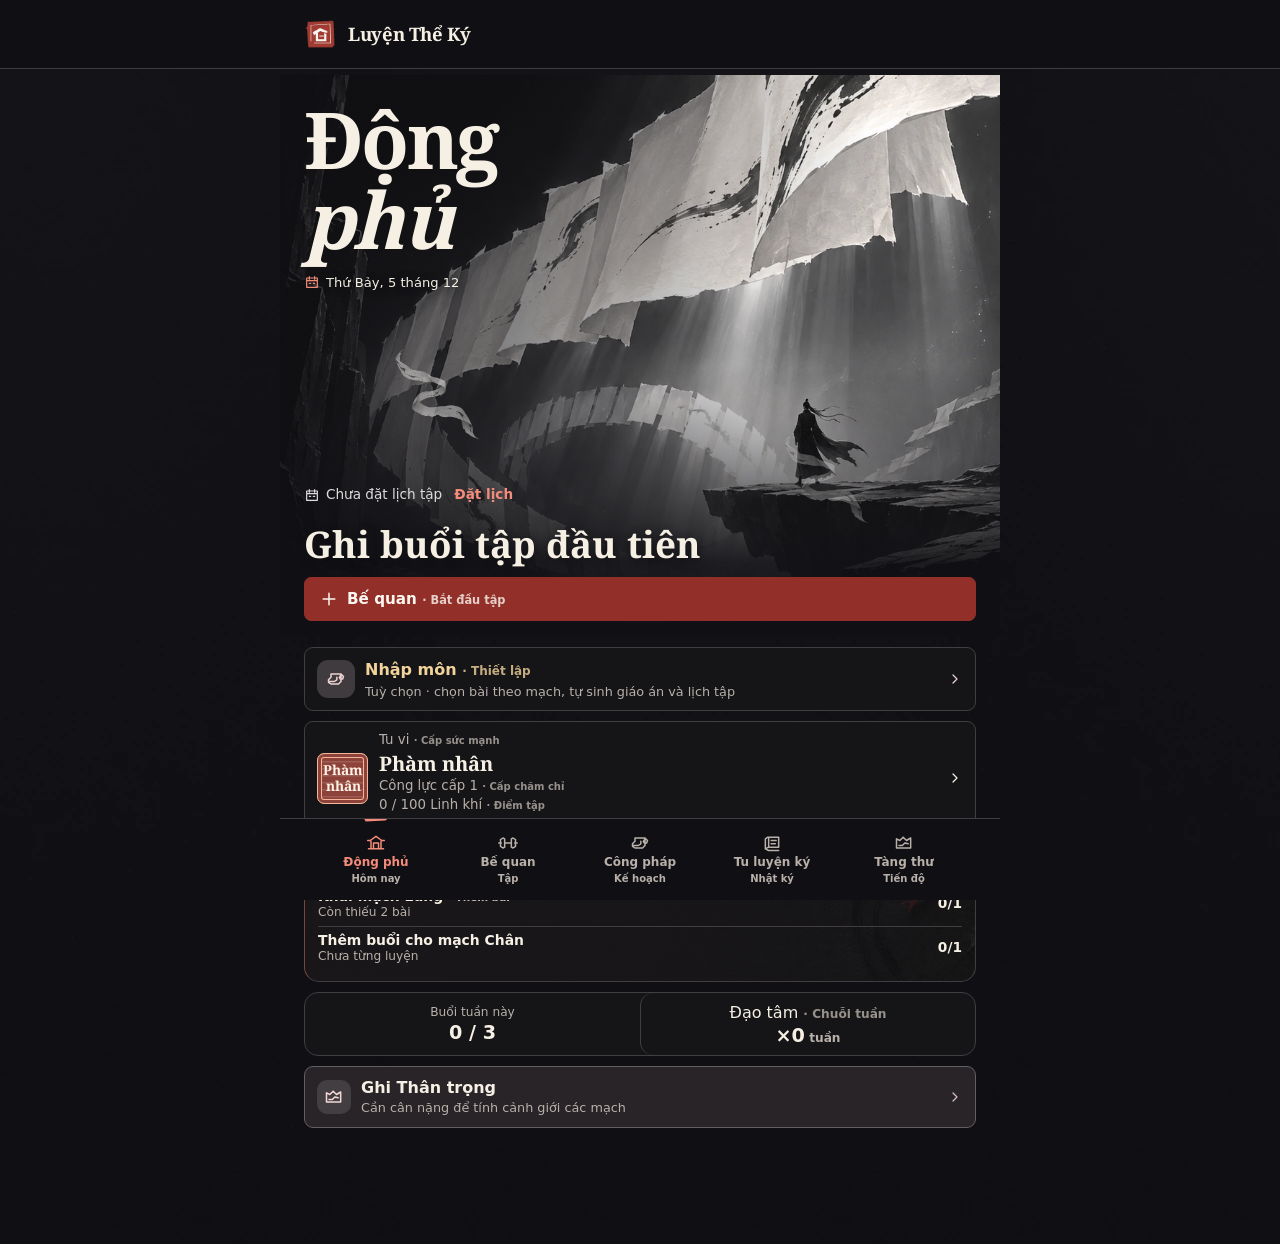
<file: index.html>
<!doctype html>
<html lang="vi">
<head>
  <meta charset="utf-8">
  <meta name="viewport" content="width=device-width, initial-scale=1, viewport-fit=cover">
  <meta name="theme-color" content="#101014">
  <meta name="apple-mobile-web-app-capable" content="yes">
  <meta name="mobile-web-app-capable" content="yes">
  <meta name="apple-mobile-web-app-status-bar-style" content="black-translucent">
  <meta name="apple-mobile-web-app-title" content="Luyện Thể">
  <title>Luyện Thể Ký</title>
  <link rel="manifest" href="manifest.webmanifest">
  <link rel="icon" href="icons/icon.svg" type="image/svg+xml">
  <link rel="apple-touch-icon" href="icons/icon-192.png">
  <link rel="stylesheet" href="css/app.css">
  <link rel="stylesheet" href="css/ink.css">
</head>
<body>
  <svg class="icon-library" xmlns="http://www.w3.org/2000/svg" aria-hidden="true">
    <symbol id="i-home" viewBox="0 0 24 24"><path d="M2 9h3l7-5 7 5h3M3 19h18M6 10v9m12-9v9m-9 0v-7h6v7"/></symbol>
    <symbol id="i-dumbbell" viewBox="0 0 24 24"><path d="M1 12h3m4 0h8m4 0h3M3 8l3-2 2 1v10l-2 1-3-2zm13-1 2-1 3 2v8l-3 2-2-1z"/></symbol>
    <symbol id="i-date" viewBox="0 0 24 24"><path d="M4 6h16v14H4zm0 4h16M8 4v4m8-4v4M8 14h2m4 0h2"/></symbol>
    <symbol id="i-calendar" viewBox="0 0 24 24"><path d="M4 19V7l3-2h13v12H8l-4 2 4 2h12M8 5v12m3-8h6m-6 4h5"/></symbol>
    <symbol id="i-trend" viewBox="0 0 24 24"><path d="M3 18V7l4 2 4-4 4 4 5-3v12H3m3-3h4l3-3 4 1"/></symbol>
    <symbol id="i-settings" viewBox="0 0 24 24"><path d="M4 7h4m4 0h8M4 17h8m4 0h4"/><circle cx="10" cy="7" r="2"/><circle cx="14" cy="17" r="2"/></symbol>
    <symbol id="i-layers" viewBox="0 0 24 24"><path d="M6 6h12l3 3-1 3h-3l-1-2 2-3v8l-3 3H6l-3-2v-3l3-3V6Zm-3 9h7l3-2v-3"/></symbol>
    <symbol id="i-plus" viewBox="0 0 24 24"><path d="M12 5v14M5 12h14"/></symbol>
    <symbol id="i-play" viewBox="0 0 24 24"><path d="m8 5 12 7-12 7z"/></symbol>
    <symbol id="i-backup" viewBox="0 0 24 24"><path d="M12 3v11m-4-4 4 4 4-4M4 15v4a2 2 0 0 0 2 2h12a2 2 0 0 0 2-2v-4"/></symbol>
    <symbol id="i-chevron" viewBox="0 0 24 24"><path d="m9 6 6 6-6 6"/></symbol>
    <symbol id="i-undo" viewBox="0 0 24 24"><path d="M3 5v6h6m-6 0 3-3a8 8 0 1 1 2 12"/></symbol>
    <symbol id="i-medal" viewBox="0 0 24 24"><circle cx="12" cy="15" r="6"/><path d="m6 3 3 7m9-7-3 7m-9-7h12m-8 12 1.4 1.4L14 14"/></symbol>
  </svg>
  <header class="site-header">
    <div class="site-bar">
      <a class="brand" href="#/"><span class="brand-mark" aria-hidden="true"></span>Luyện Thể Ký</a>
    </div>
  </header>
  <main id="main"></main>
  <template id="loading-home">
    <div class="loading-view" role="status">
      <span class="loading-label">Đang tải Động phủ</span>
      <div class="loading-line" aria-hidden="true"></div>
      <div class="loading-block" aria-hidden="true"></div>
      <div class="loading-grid" aria-hidden="true"><div class="loading-block"></div><div class="loading-block"></div></div>
    </div>
  </template>
  <template id="loading-tang-thu">
    <div class="loading-view" role="status">
      <span class="loading-label">Đang tải Tàng thư</span>
      <div class="loading-line" aria-hidden="true"></div>
      <div class="loading-grid loading-tabs" aria-hidden="true">
        <div class="loading-block"></div><div class="loading-block"></div><div class="loading-block"></div><div class="loading-block"></div>
      </div>
      <div class="loading-block loading-hero" aria-hidden="true"></div>
    </div>
  </template>
  <nav class="site-nav" aria-label="Điều hướng chính"></nav>
  <script type="module" src="js/app.js"></script>
</body>
</html>
</file>
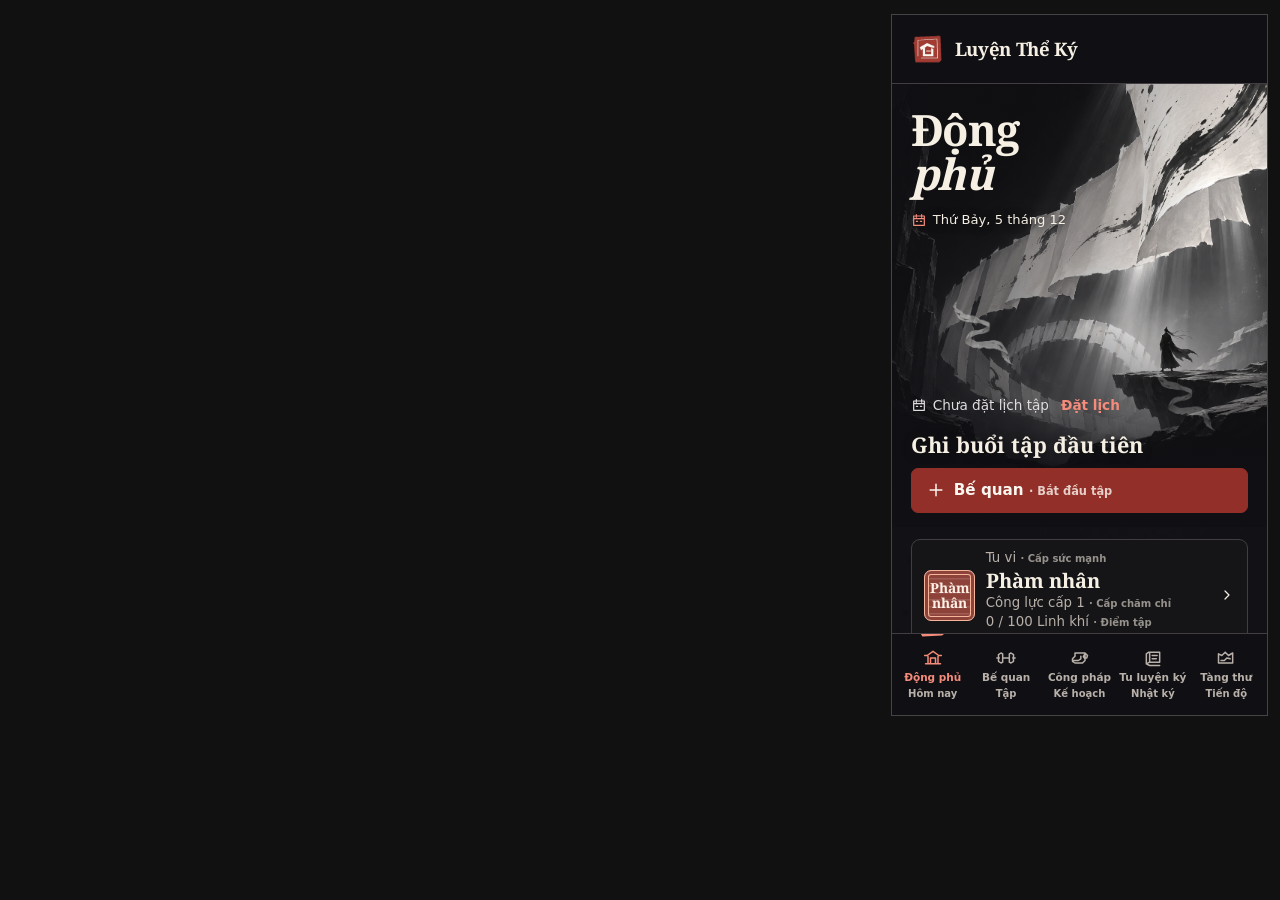
<file: smoke.html>
<!doctype html>
<!-- Smoke test: mở http://localhost:8080/smoke.html, đọc dòng cuối "SMOKE: PASS/FAIL".
     Chạy app trong iframe với DB riêng (gym-smoke), không đụng dữ liệu thật. Không cần chụp màn hình. -->
<html lang="vi"><head><meta charset="utf-8"><title>Smoke</title>
<style>body{font:14px monospace;background:#111;color:#ddd;margin:12px}iframe{width:375px;height:700px;border:1px solid #444;float:right}.f{color:#f66}.p{color:#6f6}</style>
</head><body>
<iframe id="f"></iframe><pre id="out"></pre>
<script type="module">
const DB = 'gym-smoke', out = document.getElementById('out'), frame = document.getElementById('f');
const lines = []; let fail = 0;
const log = (ok, msg) => { if (!ok) fail++; lines.push(`${ok ? 'PASS' : 'FAIL'} ${msg}`); out.textContent = lines.join('\n'); };
const wait = (ms) => new Promise((r) => setTimeout(r, ms));
const until = async (fn, ms = 3000) => { for (let t = 0; t < ms; t += 50) { const v = fn(); if (v) return v; await wait(50); } return null; };

await new Promise((r) => { const q = indexedDB.deleteDatabase(DB); q.onsuccess = q.onerror = q.onblocked = r; });
localStorage.removeItem('gym.restEnd'); localStorage.removeItem('gym.restStart');
const seenBak = localStorage.getItem('gym.medalSeen'); localStorage.removeItem('gym.medalSeen');
const setBak = localStorage.getItem('gym.settings'); localStorage.removeItem('gym.settings');
sessionStorage.removeItem('gym.daoDraft'); // bản nháp Nhập môn dở (iframe dùng chung sessionStorage với tab)
frame.src = `index.html?db=${DB}#/`;
await new Promise((r) => (frame.onload = r));
const w = frame.contentWindow, $ = (s) => w.document.querySelector(s), $$ = (s) => [...w.document.querySelectorAll(s)];
w.confirm = () => true; w.prompt = () => 'Smoke A';
const errors = []; w.addEventListener('error', (e) => errors.push(e.message)); w.addEventListener('unhandledrejection', (e) => errors.push(String(e.reason)));
const go = async (hash) => { w.location.hash = hash; await wait(300); };
const input = (el, v) => { el.value = v; el.dispatchEvent(new w.Event('input', { bubbles: true })); };
const fillSets = (vals) => $$('.set:not(.head)').forEach((r, i) => { const [a, b] = r.querySelectorAll('input'); input(a, vals[i] ?? vals.at(-1)); input(b, 8); });
const check = async (i) => { $$('.set:not(.head) .check')[i].click(); await wait(150); };
const step = async (name, fn) => { try { const r = await fn(); log(r !== false, name); } catch (e) { log(false, `${name} — ${e.message}`); } };

try {
  await step('Lần đầu mở app: ở Động phủ, thẻ "Ghi buổi tập đầu tiên" + mời Nhập môn; "Để sau" ẩn lời mời', async () => {
    const first = await until(() => $('[data-first-run]') && $('.dao-invite[href="#/nhap-mon"]'));
    if (!first) throw new Error(`không có thẻ lần đầu (${w.location.hash})`);
    const stay = w.location.hash === '#/' || w.location.hash === '';
    await go('#/nhap-mon/6'); // nhảy cóc khi chưa khai thân thể → về bước 2
    const back2 = !!(await until(() => $('[data-dao-step="2"]')));
    // "Để sau" chỉ có ở bước 6; giả lập bằng cờ như nút làm, rồi mở lại Động phủ.
    const s = JSON.parse(w.localStorage.getItem('gym.settings') || '{}'); w.localStorage.setItem('gym.settings', JSON.stringify({ ...s, daoSkip: Date.now() }));
    await go('#/'); await until(() => $('[data-first-run]'));
    return stay && back2 && w.location.hash === '#/' && !$('.dao-invite');
  });
  await step('Bế quan khi chưa có buổi: không bật về, chỉ hiện buổi trống, bấm thì vào buổi', async () => {
    await go('#/workout');
    const page = await until(() => $('.workout-start [data-act=empty]'));
    const only = !!page && w.location.hash === '#/workout' && $$('.workout-start button').length === 1;
    page.click();
    const opened = !!(await until(() => $('[data-act=addEx]')));
    $('[data-act=discard]').click(); await until(() => w.location.hash === '#/' && $('[data-schedule-today]'));
    return only && opened;
  });
  await step('Trang Hôm nay hiện nút bắt đầu', async () => !!(await until(() => $('[data-act=empty]'))));
  await step('Bắt đầu buổi tập trống', async () => { $('[data-act=empty]').click(); return !!(await until(() => w.location.hash === '#/workout' && $('[data-act=addEx]'))); });
  await step('Động phủ: tiếp tục buổi dở từ thẻ lịch hôm nay', async () => {
    await go('#/'); const resume = await until(() => $('[data-schedule-today] a[href="#/workout"]'));
    if (!resume || $('[data-act=empty]')) return false;
    resume.click(); return !!(await until(() => w.location.hash === '#/workout' && $('[data-act=addEx]')));
  });
  await step('Chọn bài tập từ picker', async () => {
    $('[data-act=addEx]').click(); const s = await until(() => $('.modal input'));
    input(s, 'bench'); (await until(() => $('.pick-list .item'))).click();
    return !!(await until(() => $$('.set:not(.head)').length >= 3));
  });
  await step('Ghi set + đồng hồ nghỉ chạy', async () => { fillSets([60, 65]); await check(0); await check(1); return $$('.set.done').length === 2 && !!$('.rest-bar.show'); });
  await step('Set thường vừa lưu: .is-set-sealed (gỡ sau ~480 ms) + âm setXong; tên buổi không lặp ngày', async () => {
    const sealed = !!$('.set.is-set-sealed'); await wait(500);
    const { played } = await w.eval(`import('./js/sfx.js')`);
    return sealed && !$('.set.is-set-sealed') && played.filter((n) => n === 'setXong').length === 2 && $('[data-f=name]').value === 'Buổi tập tự do';
  });
  await step('Vòng nghỉ: --rest-progress, ±15, mở lại app, cảnh báo ≤10s', async () => {
    const t = await w.eval("import('./js/timer.js')"), ls = w.localStorage, bar = $('.rest-bar');
    const P = () => Number(bar.style.getPropertyValue('--rest-progress')), warn = () => bar.dataset.warn ?? '-';
    t.start(60); const a = [P(), warn()];
    bar.querySelector('[data-d="15"]').click(); const b = [P(), warn()];
    const now = Date.now(); ls.setItem('gym.restStart', now - 52000); ls.setItem('gym.restEnd', now + 8000); t.resume(); // mở lại app, còn 8s / 60s
    const c = [Math.round(P()), warn()];
    ls.setItem('gym.restEnd', now + 30000); t.resume(); const d = warn();
    t.stop(); const e = [warn(), ls.getItem('gym.restStart')];
    const got = [...a, ...b, ...c, d, ...e, t.restProgress(0, 100, 25), t.restProgress(0, 100, 200), t.restProgress(5, 5, 0)].join(',');
    const want = [100, '-', 100, '-', 13, 'true', '-', '-', null, 75, 0, 0].join(',');
    if (got !== want) lines.push(`  ${got} ≠ ${want}`);
    return got === want;
  });
  await step('Kết thúc → trang chi tiết', async () => { $('[data-act=finish]').click(); return !!(await until(() => w.location.hash.startsWith('#/ky/'))); });
  await step('Tổng kết (O2): Thu hoạch có +Linh khí, mạch, Buổi sau; thiếu cân nặng → hỏi ngay tại đây (O1)', async () => {
    const rc = await until(() => $('[data-recap]'));
    const ok = !!rc && /\+\d+/.test($('[data-recap-linhkhi]')?.textContent || '') && !!$('[data-recap-meridian=chest]')
      && !!$('[data-recap] [data-hero-profile] [name=weight]') && !!$('[data-recap-next=meridian]');
    if (!ok) lines.push(`  ${rc?.textContent.replace(/\s+/g, ' ')}`);
    return ok;
  });
  await step('O7: Buổi đầu có nhãn làm mốc, không có Phẩm hay Liên kích', () => {
    const recap = $('[data-recap]');
    return recap?.querySelector('[data-recap-baseline]')?.textContent.trim() === 'Buổi đầu · làm mốc'
      && !recap.querySelector('[data-tier]') && !recap.textContent.includes('Liên kích');
  });
  await step('Lưu thành giáo án', async () => { (await until(() => $('[data-act=tpl]'))).click(); await wait(200); await go('#/templates'); return w.document.body.innerText.includes('Smoke A'); });
  await step('Tập lại từ giáo án, hiện số liệu lần trước', async () => {
    await go('#/cong-phap'); (await until(() => $('button[data-id]'))).click();
    await until(() => $$('.set:not(.head)').length);
    return $$('.set:not(.head) .prev')[0]?.textContent.includes('60');
  });
  await step('Hiện mục tiêu quá tải từ lần trước', () => !!$('.target')?.textContent.includes('65kg × 9'));
  await step('Ghi RPE cho set (lưu vào DB)', async () => {
    const sel = $$('.set:not(.head) select.rpe')[0]; sel.value = '7'; sel.dispatchEvent(new w.Event('input', { bubbles: true })); await wait(150);
    const { activeWorkout } = await w.eval("import('./js/db.js')"); // import trong iframe → đúng DB smoke
    return (await activeWorkout())?.entries[0].sets[0].rpe === 7;
  });
  await step('Luật gợi ý theo RPE', async () => {
    const { target } = await import('./js/overload.js');
    const S = (rpe) => [{ w: 60, r: 8, done: true, rpe }];
    const got = [target(S()), target(S(6)), target(S(7)), target(S(8)), target(S(9)), target(S(10))].map((t) => t.match(/[\d.,]+kg × \d+/g).join('|')).join(';');
    const want = '60kg × 9|62,5kg × 8;65kg × 8;62,5kg × 8;60kg × 9|62,5kg × 8;60kg × 9;60kg × 8';
    if (got !== want) lines.push(`  ${got} ≠ ${want}`);
    return got === want;
  });
  await step('Phát hiện PR', async () => { fillSets([60, 75]); await check(0); await check(1); return $$('.set:not(.head) .check')[1].textContent.includes('PR'); });
  await step('Ăn mừng: hàng set PR có .celebrate[data-celebrate=gold]', () => !!$('.set.celebrate[data-celebrate=gold]'));
  await step('Toast cổ vũ khi vượt', () => $$('.toast').some((t) => t.textContent.includes('PR mới')));
  await step('Kết thúc buổi 2', async () => { $('[data-act=finish]').click(); return !!(await until(() => w.location.hash.startsWith('#/ky/'))); });
  await step('Tổng kết: huy chương vàng + 1/1 bài vượt', async () => !!(await until(() => $('.tier[data-tier=gold]'))) && $('.overload')?.textContent.includes('1/1'));
  await step('O7: Buổi có bài để so hiện Phẩm, bỏ nhãn làm mốc và Liên kích', () => {
    const recap = $('[data-recap]');
    return !!recap?.querySelector('.recap-pham[data-tier=gold]')
      && !recap.querySelector('[data-recap-baseline]') && !recap.textContent.includes('Liên kích');
  });
  await step('Âm: phẩm mới phamKim (không kèm setXong), Xuất quan khi lưu buổi, Điều tức hết giờ hetGio', async () => {
    const S = await w.eval(`import('./js/sfx.js')`), p = S.played.join(',');
    const pham = /phamKim,xuatQuan$/.test(p.replace(/,(dotPha|loiKiep|thoiThe|xacChung|nhiemVu)/g, ''));
    const T = await w.eval(`import('./js/timer.js')`); T.start(1); await wait(1600);
    const end = S.played.at(-1) === 'hetGio';
    if (!pham || !end) lines.push(`  ${S.played.join(',')}`);
    return pham && end && S.played.filter((n) => n === 'xuatQuan').length === 2;
  });
  await step('Bế quan chưa có buổi: giáo án thật + lặp lại buổi gần nhất; Động phủ hết thẻ lần đầu', async () => {
    await go('#/'); await until(() => $('[data-schedule-today]'));
    const noFirst = !$('[data-first-run]');
    await go('#/workout');
    const tpl = await until(() => $$('.workout-start .start-templates button[data-id]').find((b) => b.getAttribute('aria-label').includes('Smoke A')));
    const again = $('.workout-start [data-act=again]');
    if (!tpl || !again) throw new Error(`thiếu giáo án ${!!tpl} / lặp lại ${!!again}`);
    again.click();
    const ok = await until(() => $$('section.entry').length === 1 && $$('.set:not(.head)').length >= 1);
    $('[data-act=discard]').click(); await until(() => w.location.hash !== '#/workout' || $('.workout-start'));
    return noFirst && !!ok;
  });
  await step('Luật so sánh quá tải', async () => {
    const { compare } = await import('./js/overload.js');
    const S = (...a) => a.map(([w, r]) => ({ w, r, done: true }));
    const t = (c, p, rec = 999) => compare(S(...c), S(...p), rec)?.tier ?? null;
    const cases = [
      [t([[65, 6]], [[60, 8]]), 'silver'], [t([[65, 3]], [[60, 8]]), null], [t([[60, 9]], [[60, 8]]), 'silver'],
      [t([[60, 8], [60, 8]], [[60, 8]]), 'bronze'], [t([[60, 8]], [[60, 8]]), null], [t([[60, 9]], [[60, 8]], 70), 'gold'],
      [t([[62.5, 8]], [[60, 8]], 76), 'silver'], [t([[65, 8]], [[60, 8]], 76), 'gold'],
    ];
    const bad = cases.map(([a, b], i) => (a === b ? '' : `#${i}:${a}≠${b}`)).filter(Boolean);
    if (bad.length) lines.push('  ' + bad.join(' '));
    return !bad.length;
  });
  for (const r of ['#/', '#/cong-phap', '#/ky', '#/ky/tuan', '#/ky/cong-duc', '#/tang-thu', '#/tang-thu/that-mach', '#/tang-thu/cai-dat']) {
    await step(`Render ${r}`, async () => { await go(r); return w.location.hash === r && !$('.error') && $('#main').innerText.trim().length > 20; });
  }
  await step('Route cũ chuyển sang route mới (5 mục Luyện Thể Ký)', async () => {
    const wid = (await (await w.eval("import('./js/db.js')")).all('workouts')).find((x) => x.end)?.id;
    const pairs = [['#/hero', '#/tang-thu/that-mach', '.cultivation-meridian'], ['#/history', '#/ky', 'a.card[href^="#/ky/"]'], [`#/history/${wid}`, `#/ky/${wid}`, 'section[data-muscle]'],
      ['#/report', '#/ky/tuan', '.report-stats'], ['#/report/-1', '#/ky/tuan/-1', '.report-stats, .empty, h1'], ['#/progress', '#/tang-thu', '.tabs'],
      ['#/progress/overview', '#/tang-thu/overview', '.year-grid'], ['#/progress/medal', '#/ky/cong-duc', '.medals'],
      ['#/templates', '#/cong-phap', '[href="#/cong-phap/new"]'], ['#/templates/new', '#/cong-phap/new', 'input'], ['#/settings', '#/tang-thu/cai-dat', '[data-k=gloss]']];
    const bad = [];
    for (const [from, to, sel] of pairs) {
      await go(from);
      if (!(await until(() => w.location.hash === to && $(sel))) || $('.error')) bad.push(`${from}→${w.location.hash}`);
    }
    await go('#/ky/tuan'); await go('#/settings'); await until(() => w.location.hash === '#/tang-thu/cai-dat');
    w.history.back(); await wait(300); if (w.location.hash !== '#/ky/tuan') bad.push(`Back sau chuyển hướng → ${w.location.hash}`); // replace, không thêm mục lịch sử
    await go('#/ky/tuan'); if (!$('nav a.on')) bad.push('nav không tô mục đang mở');
    if (bad.length) lines.push('  ' + bad.join(' '));
    return !bad.length;
  });
  await step('lore.js: 5 mục NAV, phẩm thay huy chương, term/hint/gloss, từ điển đủ chú', async () => {
    const L = await import('./js/lore.js'), { TIER_LABEL } = await import('./js/overload.js');
    const got = [L.NAV.map((n) => n.route).join(' '), TIER_LABEL.gold, TIER_LABEL.bronze, L.term('streak', 4), L.term('weeks', 6), L.term('rest'),
      L.term('ledger'), !!L.gloss('milestone'), L.gloss('x'), L.NAV.map((n) => n.hint).join('/'), L.hint('start'), L.hint('x'),
      L.GLOSSARY.length >= 30 && L.GLOSSARY.every((g) => g.term && g.hint && g.gloss), new Set(L.GLOSSARY.map((g) => g.term)).size === L.GLOSSARY.length].join(',');
    const want = ['#/ #/workout #/cong-phap #/ky #/tang-thu', 'Thượng phẩm', 'Hạ phẩm', 'Liên kích ×4', 'Đạo tâm 6 tuần', 'Điều tức', 'Công đức bạ', true, '', 'Hôm nay/Tập/Kế hoạch/Nhật ký/Tiến độ', 'Bắt đầu tập', '', true, true].join(',');
    if (got !== want) lines.push(`  ${got} ≠ ${want}`);
    return got === want;
  });
  await step('Tàng thư › Tổng quan: thẻ Sức mạnh có ~1RM + sparkline', async () => {
    await go('#/tang-thu/overview'); const c = await until(() => $('.lift-card[data-muscle=chest]'));
    return !!c && Number(c.querySelector('b').dataset.count) > 70 && !!c.querySelector('svg.spark path') && c.getAttribute('href').startsWith('#/tang-thu/ex/');
  });
  await step('Tổng quan: lưới năm tô ngày tập + cột khối lượng', async () => {
    await go('#/progress/overview');
    return !!(await until(() => $('.year-grid rect[data-muscle=chest]'))) && $('.year-total b')?.dataset.count === '1'
      && !!$('.chart.bars rect[data-muscle=chest]') && !!$('.legend-chip[data-muscle=chest]');
  });
  await step('Biểu đồ tiến độ có dữ liệu + nhãn điểm + đổi khoảng', async () => {
    await go('#/progress/ex'); if (!(await until(() => $('svg.chart path.line')))) return false;
    $('[data-range="0"]').click(); await wait(200);
    return $('[data-range="0"]').classList.contains('on') && !!$('svg.chart .pt') && !!$('.max-box b');
  });
  await step('Hàng bài tập có data-muscle', async () => { await go('#/history'); (await until(() => $('a.card[href^="#/ky/"]'))).click(); return !!(await until(() => $('section[data-muscle=chest]'))); });
  await step('Luật tổng quan: lưới năm, top lift, khối lượng tuần', async () => {
    const { yearGrid, topLifts, weeklyVolume } = await import('./js/insights.js');
    const D = 864e5, t0 = new Date(2026, 0, 5, 18).getTime(); // thứ Hai
    const ex = { b: { muscle: 'Ngực' }, s: { muscle: 'Chân' } };
    const S = (w, r, n = 1) => Array.from({ length: n }, () => ({ w, r, done: true }));
    const W = (id, day, ents) => ({ id, start: t0 + day * D, end: t0 + day * D + 1, entries: ents.map(([exerciseId, sets]) => ({ exerciseId, sets })) });
    const ws = [W('1', 0, [['b', S(60, 1)], ['s', S(100, 1, 3)]]), W('2', 2, [['b', S(70, 1)]]), W('3', 40, [['b', S(65, 1)], ['s', S(110, 1, 2)]])];
    const g = yearGrid(ws, ex, 2026, t0 + 41 * D), t = topLifts(ws, 3, t0 + 41 * D), v = weeklyVolume(ws, ex, 8, t0 + 41 * D);
    const got = [g.total, g.months[0][4].muscle, g.counts['Chân'], g.counts['Ngực'], t.lifts.map((l) => l.exerciseId).join(''), t.lifts[0].max, t.lifts[1].delta, t.total.max, t.total.delta,
      v.length, v[0].byMuscle['Ngực'] || 0, v.at(-1).total, new Date(v.at(-1).t).getDay()].join(',');
    const want = [3, 'Chân', 2, 3, 'bs', 70, 10, 180, 10, 8, 0, 285, 1].join(',');
    if (got !== want) lines.push(`  ${got} ≠ ${want}`);
    return got === want;
  });
  await step('Động phủ giữ mục tiêu tuần và Đạo tâm; Khí huyết chỉ ở Thất mạch', async () => {
    await go('#/'); const wk = await until(() => $('[data-session-goal=week]'));
    const streak = $('.sanctum-stats .streak-multiplier');
    const stats = $('.sanctum-stats');
    if (!stats?.textContent.includes('Đạo tâm') || stats.textContent.includes('Liên kích')
      || !streak?.textContent.trim().endsWith(' tuần')) return false;
    // Đọc data-count, không đọc chữ: số đang chạy hiệu ứng đếm từ 0.
    const got = [!$('[data-readiness-score]'), !!wk?.querySelector('[data-session-goal-count]')?.textContent.includes(' / '), $('[data-session-count]')?.dataset.count,
      $('.sanctum-stats .streak-multiplier [data-count]')?.dataset.count, !$('.lift-card, .cultivation-meridian, .cultivation-challenge')].join(',');
    if (got !== 'true,true,2,1,true') lines.push(`  ${got}`);
    await go('#/tang-thu/that-mach'); const score = await until(() => $('[data-readiness-score]'));
    return got === 'true,true,2,1,true' && !!score && /^\d+$/.test(score.textContent) && Number(score.textContent) <= 100
      && !!$('[data-readiness-chart] svg.spark');
  });
  await step('O7: Thất mạch hiện Linh khí theo into / need của cấp hiện tại', async () => {
    await go('#/tang-thu/that-mach');
    const meter = await until(() => $('.cultivation-panel progress[aria-label="Linh khí tới cấp tiếp theo"]'));
    const { loadProfile } = await w.eval("import('./js/views/hero.js')");
    const { fmtNum } = await w.eval("import('./js/util.js')");
    const { linhKhi } = await loadProfile(Date.now(), { detail: true });
    const label = meter?.previousElementSibling?.querySelector(':scope > span');
    const count = label?.querySelector('b[data-count]');
    return !!count && Number(count.dataset.count) === linhKhi.into
      && label.textContent.trim().split('/').length === 2
      && count.nextSibling?.textContent.trim() === `/ ${fmtNum(linhKhi.need)}`
      && label.textContent.includes('Linh khí')
      && meter.value === linhKhi.into && meter.max === linhKhi.need;
  });
  await step('O7: Công đức bạ giữ Đạo tâm, Từ điển bỏ Liên kích', async () => {
    await go('#/ky/cong-duc');
    const ledger = await until(() => $('.stats.streaks'));
    if (!ledger?.querySelector('.streak')?.textContent.includes('Đạo tâm')
      || ledger.textContent.includes('Liên kích') || ledger.querySelectorAll('.streak').length !== 1) return false;
    await go('#/tang-thu/library/tu-dien');
    const dictionary = await until(() => $('.glossary'));
    return !!dictionary?.querySelector('[data-term=weeks]') && !dictionary.querySelector('[data-term=streak]')
      && !dictionary.textContent.includes('Liên kích');
  });
  await step('Tông mực tối giữ xuyên trang và bật lớp ảnh động theo cài đặt chuyển động', async () => {
    const isDark = (el) => el && Math.max(...w.getComputedStyle(el).backgroundColor.match(/\d+/g).slice(0, 3).map(Number)) < 60;
    const wantsMotion = w.matchMedia('(prefers-reduced-motion: no-preference)').matches;
    await go('#/');
    const quests = await until(() => $('[data-quests]'));
    if (!isDark(quests) || !w.getComputedStyle(quests).backgroundImage.includes('nhiem-vu-tuan.webp')) {
      throw new Error('Bảng Nhiệm vụ tuần chưa dùng nền mực tối');
    }
    for (const [route, surface, cover, motion] of [
      ['#/cong-phap', 'cong-phap', 'cong-phap.webp', 'tro-muc-dong.webp'],
      ['#/ky', 'ky', 'tu-luyen-ky.webp', 'lat-giay-dong.webp'],
    ]) {
      await go(route);
      const heading = await until(() => $(`[data-ink-surface="${surface}"]`));
      if (!heading || !isDark(w.document.body) || !isDark($('.site-nav'))
        || !w.getComputedStyle(heading).backgroundImage.includes(cover)
        || w.getComputedStyle(heading, '::after').backgroundImage.includes(motion) !== wantsMotion) {
        throw new Error(`Sai nền hoặc lớp chuyển động tại ${route}`);
      }
    }
    return true;
  });
  await step('Tổng quan: thẻ Tổng ~1RM SBD dùng dữ liệu thật', async () => {
    await go('#/progress/overview'); const v = await until(() => $('[data-strength-total-value]'));
    const ok = Number(v?.dataset.count) > 70 && $('[data-strength-total]').textContent.includes('Bench') && !$('.sample-label');
    await go('#/history'); return ok;
  });
  await step('Lịch tập: đặt ở Công pháp → Hôm nay nhắc, bỏ → mời đặt lịch', async () => {
    await go('#/'); if (!(await until(() => $('[data-schedule-today][data-state=none] a[href="#/cong-phap"]')))) return false;
    const dow = String(new Date().getDay());
    await go('#/cong-phap'); const row = await until(() => $(`[data-schedule] [data-day="${dow}"]`));
    const sel = row.querySelector('[data-f=tpl]'), tpl = [...sel.options].find((o) => o.textContent === 'Smoke A');
    if (!tpl) return false;
    sel.value = tpl.value; sel.dispatchEvent(new w.Event('change', { bubbles: true })); await wait(100);
    const saved = JSON.parse(w.localStorage.getItem('gym.settings')).schedule[dow] === tpl.value && row.querySelector('[data-f=on]').checked;
    await go('#/'); const card = await until(() => $('[data-schedule-today][data-state=done]')); // smoke đã tập hôm nay
    const ok = saved && !!card?.textContent.includes('Đã tập hôm nay') && !!card.querySelector('[data-act=empty]');
    await go('#/cong-phap'); const on = (await until(() => $(`[data-schedule] [data-day="${dow}"] [data-f=on]`)));
    on.checked = false; on.dispatchEvent(new w.Event('change', { bubbles: true })); await wait(100);
    await go('#/'); return ok && !!(await until(() => $('[data-schedule-today][data-state=none]'))) && !$('.schedule-preview');
  });
  await step('Công pháp: sửa mục tiêu tuần; Cài đặt không còn lịch/mục tiêu', async () => {
    await go('#/tang-thu/cai-dat'); const gone = !!(await until(() => $('[data-k=gloss]'))) && !$('[data-schedule]') && !$('[data-k=weekGoal]');
    await go('#/cong-phap'); const g = await until(() => $('[data-goals] [data-k=weekGoal]'));
    input(g, '5'); g.dispatchEvent(new w.Event('change', { bubbles: true })); await wait(100);
    const s = JSON.parse(w.localStorage.getItem('gym.settings'));
    input(g, '3'); g.dispatchEvent(new w.Event('change', { bubbles: true })); await wait(100);
    return gone && s.weekGoal === 5 && JSON.parse(w.localStorage.getItem('gym.settings')).weekGoal === 3;
  });
  await step('Chú giải: mặc định hiện .gloss, tắt ở Cài đặt → ẩn, bật lại', async () => {
    await go('#/ky/cong-duc'); const shown = !!(await until(() => $('.gloss')));
    const el = w.document.body.appendChild(Object.assign(w.document.createElement('small'), { className: 'gloss' })); // phần tử thử, không bị gỡ khi đổi trang
    const vis = () => w.getComputedStyle(el).display !== 'none';
    const a = shown && vis();
    await go('#/tang-thu/cai-dat'); const box = await until(() => $('[data-k=gloss]'));
    box.checked = false; box.dispatchEvent(new w.Event('change', { bubbles: true })); await wait(100);
    const off = w.document.documentElement.hasAttribute('data-no-gloss') && JSON.parse(w.localStorage.getItem('gym.settings')).gloss === false;
    const b = vis();
    await go('#/ky/cong-duc'); const tier = await until(() => $('.stats.medals .tier'));
    const shortStays = $$('nav a small').length === 5 && $$('nav a small').every((n) => n.offsetHeight > 0)
      && tier?.querySelector('.term-hint')?.offsetHeight > 0 && w.getComputedStyle(tier.querySelector('.gloss')).display === 'none';
    await go('#/tang-thu/library'); (await until(() => $('a[href="#/tang-thu/library/tu-dien"]'))).click();
    const entry = await until(() => $('[data-term=start]'));
    const dict = !!entry?.querySelector('dd')?.offsetHeight && $$('[data-term]').length === (await import('./js/lore.js')).GLOSSARY.length;
    await go('#/tang-thu/cai-dat'); const restore = await until(() => $('[data-k=gloss]'));
    restore.checked = true; restore.dispatchEvent(new w.Event('change', { bubbles: true })); await wait(100);
    const c = vis(); el.remove();
    return a && off && !b && c && shortStays && dict && !w.document.documentElement.hasAttribute('data-no-gloss');
  });
  await step('Mẫu Bế quan: bốn cách bắt đầu, thiếu dữ liệu thì chỉ hiện buổi trống', async () => {
    const { workoutStartView } = await w.eval("import('./js/views/workout.js')");
    const view = w.document.createElement('div');
    const t = { id: 'sample', name: 'Thân trên', items: [{ exerciseId: 'x-bench-press-on' }] };
    view.innerHTML = workoutStartView({ scheduled: t, templates: [t], last: { name: 'Thân dưới', start: Date.now() } });
    const full = !!view.querySelector('[data-act=scheduled][data-id=sample]') && !!view.querySelector('.start-templates button[data-id=sample]')
      && !!view.querySelector('[data-act=again]') && !!view.querySelector('[data-act=empty]');
    view.innerHTML = workoutStartView();
    return full && view.querySelectorAll('button').length === 1 && !!view.querySelector('[data-act=empty]');
  });
  await step('Bế quan: đánh dấu set xong → set sau còn trống tự điền kg × rep', async () => {
    const { startWorkout } = await w.eval("import('./js/views/workout.js')");
    await startWorkout({ template: { id: 't-fill', name: 'Điền', items: [{ exerciseId: 'x-face-pull', sets: 3, reps: 0, rest: 60 }] } });
    await until(() => $$('.set:not(.head)').length === 3);
    const rows = () => $$('.set:not(.head)'), val = (i) => [...rows()[i].querySelectorAll('input')].slice(0, 2).map((x) => x.value).join('×');
    const blank = val(1);
    const [a, b] = rows()[0].querySelectorAll('input'); input(a, 22.5); input(b, 12);
    await check(0);
    const got = [blank, val(1), val(2)].join(',');
    $('[data-act=discard]').click(); await until(() => w.location.hash !== '#/workout');
    if (got !== '×,22.5×12,×') lines.push(`  ${got}`);
    return got === '×,22.5×12,×';
  });
  await step('Luật lịch tập tuần', async () => {
    const { weekPlan } = await import('./js/schedule.js');
    const D = 864e5, mon = new Date(2026, 0, 5, 18).getTime(); // thứ Hai
    const W = (day) => ({ start: mon + day * D, end: mon + day * D + 36e5, entries: [] });
    const sch = { 1: 'a', 3: '', 5: 'b' };
    const p1 = weekPlan(sch, [W(0)], mon + 2 * D - 3 * 36e5); // thứ Tư 15h, đã tập thứ Hai
    const p2 = weekPlan(sch, [W(0), W(2)], mon + 2 * D + 2 * 36e5); // thứ Tư, đã tập
    const p3 = weekPlan(sch, [], mon + 3 * D); // thứ Năm, chưa tập gì
    const got = [p1.state, p1.templateId, p1.days.join(' '), p2.state, p3.state, p3.templateId, p3.days.join(' '), weekPlan({}, [], mon).state, weekPlan({ 1: 'x' }, [], mon).state].join('|');
    const want = ['due', '', 'done rest today rest planned rest rest', 'done', 'rest', null, 'missed rest missed rest planned rest rest', 'none', 'due'].join('|');
    if (got !== want) lines.push(`  ${got} ≠ ${want}`);
    return got === want;
  });
  await step('Luật Tổng SBD, Sẵn sàng, đếm buổi', async () => {
    const { liftTotal, mainLifts, readinessAt, readiness, sessionCounts } = await import('./js/insights.js');
    const D = 864e5, H = 36e5, t0 = new Date(2026, 0, 5, 18).getTime(); // thứ Hai
    const W = (id, day, exerciseId, sets) => ({ id, start: t0 + day * D, end: t0 + day * D + H, entries: [{ exerciseId, sets }] });
    const S = (w, r, rpe) => ({ w, r, rpe, done: true });
    const ws = [W('1', 0, 'b', [S(60, 1)]), W('2', 2, 's', [S(100, 1)]), W('3', 40, 'b', [S(70, 1)])];
    const lt = liftTotal(ws, ['s', 'b'], t0 + 41 * D);
    const ml = mainLifts([{ id: 'x', name: 'Front Squat' }, { id: 'r', name: 'Romanian Deadlift' }, { id: 'd', name: 'Deadlift' }, { id: 'b', name: 'Bench Press (đòn)' }, { id: 's', name: 'Squat' }]);
    const one = [W('a', 0, 'b', [S(100, 5, 9)])];
    const got = [lt.max, lt.delta, lt.parts.b, lt.series.length, ml.join(''),
      readinessAt(one, t0), readinessAt(one, t0 + 11 * H), readinessAt(one, t0 + 30 * D), readiness(one, t0 + 3 * D).days.length,
      Object.values(sessionCounts(ws, t0 + 3 * D)).join('/'), Object.values(sessionCounts(ws, t0 + 41 * D)).join('/')].join(',');
    const want = [170, 10, 70, 3, 'sbd', null, 45, 100, 4, '2/2', '1/1'].join(',');
    if (got !== want) lines.push(`  ${got} ≠ ${want}`);
    return got === want;
  });
  await step('Công đức bạ: 1 Thượng phẩm, 1 lần vượt, Thạch bi 70 kg', async () => {
    await go('#/ky'); $('[data-tab=medal]').click();
    // Đọc data-count (chữ số chạy bằng requestAnimationFrame, dừng ở 0 khi khung bị ẩn).
    const g = await until(() => $('.medals .tier[data-tier=gold] b')?.dataset.count === '1');
    return !!g && !!(await until(() => $('.streaks .overload b')?.dataset.count === '1')) && !$('[data-new]') && !!$('.milestone')?.textContent.includes('70 kg')
      && !!$('.medal-row[href^="#/ky/"]');
  });
  await step('Huy chương mới (sau lần xem trước) có data-new', async () => {
    w.localStorage.setItem('gym.medalSeen', '1'); await go('#/'); await go('#/progress/medal');
    return !!(await until(() => $('.medal-row[data-new]'))) && !!$('.medals .tier[data-tier=gold][data-new]');
  });
  await step('Luật tu luyện: cảnh giới, Tu vi, Căn cơ, Bình cảnh, Linh khí', async () => {
    const H = await import('./js/hero.js');
    const D = 864e5, t0 = new Date(2026, 0, 5, 18).getTime(); // thứ Hai
    const X = (id, name, muscle) => ({ id, name, muscle });
    const exercises = [X('sq', 'Squat', 'Chân'), X('bp', 'Bench Press (đòn)', 'Ngực'), X('pu', 'Pull-up', 'Lưng'), X('dc', 'Dumbbell Curl', 'Tay trước'), X('pl', 'Plank', 'Bụng'), X('lr', 'Lateral Raise', 'Vai'),
      X('fs', 'Front Squat', 'Chân'), X('dr', 'Dumbbell Row', 'Lưng'), X('hc', 'Hammer Curl', 'Tay trước')];
    const S = (w, r) => ({ w, r, done: true }), E = (exerciseId, ...sets) => ({ exerciseId, sets });
    const W = (id, day, ...entries) => ({ id, start: t0 + day * D, end: t0 + day * D + 36e5, entries });
    const workouts = [W('1', 0, E('sq', S(100, 5)), E('bp', S(60, 1)), E('pl', S(0, 60), S(0, 60), S(0, 60)), E('lr', S(10, 12), S(10, 12))),
      W('2', 2, E('pu', S(10, 5)), E('dc', S(20, 10))), W('3', 30, E('sq', S(90, 5))), { id: 'x', start: t0 + 31 * D, end: null, entries: [E('sq', S(300, 1))] }];
    const body = [{ date: t0 - D, weight: 70 }, { date: t0 + 20 * D, weight: 80 }];
    const r = H.hero({ workouts, exercises, body, sex: 'm', schedule: { 1: '' }, weekGoal: 2, now: t0 + 100 * D });
    const m = Object.fromEntries(r.meridians.map((x) => [x.key, x]));
    const ex = H.rank(H.progress(1.62, H.thresholds('squat')));
    const none = H.hero({ workouts, exercises });
    const got = [ex.label, ex.lv, r.tuvi.label, r.tuvi.lv, r.canCo, r.shaky, r.linhKhi.xp, r.linhKhi.level, r.linhKhi.into, r.linhKhi.need,
      m.legs.label, m.legs.lv, m.legs.canCo, m.legs.next.kg, m.back.label, m.back.next.kg, m.back.next.added, m.biceps.lv, m.biceps.next.kg, m.chest.label,
      m.shoulders.label, m.shoulders.xp, m.core.p, m.core.next.left, H.thresholds('squat', 'f')[2], H.thresholds('bench', 'f')[2].toFixed(2),
      none.needsWeight, none.needsSex, none.meridians.length,
      // Mạch = trung bình 2 bài mạnh nhất: Squat 1,67×BW một mình chỉ ra Luyện Khí; Bình cảnh chỉ sang bài thứ hai.
      m.legs.need, m.legs.lifts.map((l) => l.label).join('|'), m.legs.next.name, m.legs.next.pair, m.triceps.need, m.triceps.next].join(',');
    const want = ['Kết Đan · Sơ kỳ', 32, 'Luyện Khí · Trung kỳ', 14, 18, true, 470, 3, 87, 520,
      'Luyện Bì · Đại thành', 17, 90, 37.5, 'Luyện Bì · Tiểu thành', 19, false, 20, 0.5, 'Luyện Bì · Sơ thành',
      'Luyện Bì · Sơ thành', 20, 0.667, 470, 1.125, '0.60', true, true, 7, // Bụng: Plank 60 giây thật → TB 2 bài = 0,667
      1, 'Luyện Cân · Sơ thành', 'Front Squat', false, 2, null].join(',');
    if (got !== want) lines.push(`  ${got}\n  ≠ ${want}`);
    if (got !== want) return false;
    // Đợt 2: Đột phá, nhiệm vụ tuần, thử thách Bình cảnh, microcopy.
    const now = t0 + 30 * D + 72e5, p = H.hero({ workouts, exercises, body, sex: 'm', schedule: { 1: '' }, weekGoal: 2, now });
    const pm = Object.fromEntries(p.meridians.map((x) => [x.key, x]));
    const snap = H.snapshot(p), low = { ...snap, legs: [0, 0], back: [1, 0] };
    const ev = H.breakthroughs(low, p), q = H.quests({ workouts, exercises, profile: p, schedule: { 1: '' }, weekGoal: 2, now });
    const got2 = [H.breakthroughs(null, p).length, H.breakthroughs(snap, p).length, ev.map((e) => `${e.key}:${e.realm}:${e.tribulation}`).join('/'), ev[0].from, ev[0].to, ev[0].real,
      pm.legs.next.alt.r, pm.legs.next.alt.kg, p.challenge.key, p.challenge.pct,
      q.quests.map((x) => `${x.id}:${x.meridian}:${x.done}/${x.goal}`).join('/'), q.done, H.quests({ workouts: [...workouts, W('4', 31, E('lr', S(12, 12)))], exercises, profile: p, schedule: {}, weekGoal: 2, now: now + D }).quests.map((x) => x.done).join('/'), `${q.quests[0].kind}:${q.quests[0].title}:${q.quests[0].detail}`].join(',');
    const want2 = [0, 0, 'legs:true:false/back:false:false', 'Bế mạch', 'Luyện Bì · Đại thành', 'Squat 1,67×BW · ~1RM 116,7 kg',
      5, 32, 'biceps', 99, 'overload:triceps:0/1/canCo:chest:0/1', 0, '0/0', 'open:Khai mạch Tay sau:Còn thiếu 2 bài'].join(',');
    if (got2 !== want2) lines.push(`  ${got2}\n  ≠ ${want2}`);
    // Phàm nhân không hiện kỳ → lên kỳ bên trong Phàm nhân không phải đột phá; lên Luyện Khí thì có.
    const fake = (i, ph) => ({ tuvi: { realm: { i }, phase: { i: ph }, label: i ? `${H.REALMS[i]} · ${H.PHASES[ph]}` : 'Phàm nhân' }, linhKhi: { level: 2 }, meridians: [] });
    const got3 = [H.breakthroughs({ tuvi: [0, 0] }, fake(0, 2)).length, H.breakthroughs({ tuvi: [0, 2] }, fake(1, 0)).map((e) => `${e.from}>${e.to}`).join(), H.breakthroughs({ tuvi: [2, 3] }, fake(3, 0))[0].tribulation].join(',');
    if (got3 !== '0,Phàm nhân>Luyện Khí · Sơ kỳ,true') { lines.push(`  Phàm nhân: ${got3}`); return false; }
    return got2 === want2;
  });
  await step('Tu vi theo mạch đã khai: chỉ tập Chân → Tu vi = cấp mạch Chân, 1/7 mạch', async () => {
    const H = await import('./js/hero.js'), { DEFAULT_EXERCISES: ex } = await import('./js/exercises.js');
    const id = (n) => ex.find((e) => e.name === n).id, now = new Date(2026, 2, 2, 9).getTime();
    const sets = (w, r) => [{ w, r, done: true }];
    const wk = { id: 'w', start: now - 1e5, end: now - 1e4, entries: [{ exerciseId: id('Squat'), sets: sets(140, 5) }, { exerciseId: id('Front Squat'), sets: sets(110, 5) }] };
    const p = H.hero({ workouts: [wk], exercises: ex, body: [{ date: now - 2e5, weight: 80 }], sex: 'm', now });
    const legs = p.meridians.find((m) => m.key === 'legs');
    const got = [p.tuvi.opened, p.tuvi.of, p.tuvi.p === H.rank(legs.p).p, p.tuvi.realm.i > 0].join(',');
    if (got !== '1,7,true,true') lines.push(`  ${got}`);
    return got === '1,7,true,true';
  });
  await step('Nhập môn: Công pháp ≥2 bài/mạch, Trắc linh căn, giáo án tự sinh', async () => {
    const G = await import('./js/dao.js'), { DEFAULT_EXERCISES: ex } = await import('./js/exercises.js');
    const id = (n) => ex.find((e) => e.name === n).id, now = new Date(2026, 2, 2, 9).getTime();
    const dp = G.defaultPath(ex), bad = { ...dp, back: [id('Deadlift')] };
    // Người không thích Deadlift: Lưng = Pull-up + Barbell Row. Khai mức tạ như một người tập lâu năm.
    const path = { ...dp, back: [id('Pull-up'), id('Barbell Row')] };
    const T = (n, w, r) => ({ exerciseId: id(n), w, r });
    const dao = { at: now, path, tested: [T('Squat', 140, 5), T('Front Squat', 110, 3), T('Bench Press (đòn)', 100, 5), T('Incline Bench Press', 80, 5),
      T('Pull-up', 20, 5), T('Barbell Row', 90, 5), T('Overhead Press', 60, 5), T('Dumbbell Shoulder Press', 26, 8),
      T('Barbell Curl', 50, 8), T('Dumbbell Curl', 20, 8), T('Dips', 30, 8), T('Close-Grip Bench Press', 90, 5)] };
    const body = [{ date: now, weight: 80 }];
    const a = G.assess({ dao, exercises: ex, body, sex: 'm', now });
    // Deadlift 300 kg trong lịch sử không được tính vì không thuộc Công pháp.
    const dl = { id: 'd', start: now + 1, end: now + 2, entries: [{ exerciseId: id('Deadlift'), sets: [{ w: 300, r: 1, done: true }] }] };
    const b = G.assess({ dao, exercises: ex, body, sex: 'm', workouts: [dl], now: now + 3 });
    const plan = G.buildPlan({ path, days: 4, goal: 'strength', experience: 'veteran' }, ex);
    const tl = G.testList(path, ex);
    const got = [G.validatePath(dp, ex).ok, G.validatePath(bad, ex).problems.map((p) => `${p.key}:${p.need}`).join(), Object.values(dp).every((l) => l.length === 2),
      a.tuvi.label, a.top.name, a.meridians.find((m) => m.key === 'back').label, b.meridians.find((m) => m.key === 'back').label,
      a.profile.meridians.find((m) => m.key === 'legs').best.tested, plan.templates.map((t) => `${t.name}:${t.items.length}`).join('/'),
      Object.entries(plan.schedule).map(([d, t]) => `${d}=${plan.templates.findIndex((x) => x.id === t)}`).join(' '),
      plan.templates[0].items[0].reps + '×' + plan.templates[0].items[0].sets, tl.length, tl.find((t) => t.name === 'Dips').bodyweight].join(',');
    const want = [true, 'back:1', true, 'Kết Đan · Hậu kỳ', 'Ngực', 'Luyện Cân · Đại thành', 'Luyện Cân · Đại thành', true, // Vai khai tới Nguyên Anh → hư cảnh, giới hạn Kết Đan
      'Giáo án · Thượng thân A:5/Giáo án · Hạ thân A:3/Giáo án · Thượng thân B:5/Giáo án · Hạ thân B:3', '1=0 2=1 4=2 5=3', '5×4', 14, true].join(','); // 14 = 12 bài tạ + Plank, Hanging Leg Raise
    if (got !== want) lines.push(`  ${got}\n  ≠ ${want}`);
    return got === want;
  });
  await step('Trắc linh căn điền sẵn từ lịch sử: set tốt nhất (~1RM), bỏ set chưa xong/buổi dở/>30 rep, Plank theo giây', async () => {
    const G = await import('./js/dao.js'), { DEFAULT_EXERCISES: ex } = await import('./js/exercises.js');
    const id = (n) => ex.find((e) => e.name === n).id;
    const tl = G.testList({ legs: [id('Squat')], chest: [id('Bench Press (đòn)')], back: [id('Pull-up')], core: [id('Plank')] }, ex);
    const S = (w, r, done = true) => ({ w, r, done });
    const ws = [
      { id: 'a', start: 1, end: 2, entries: [{ exerciseId: id('Squat'), sets: [S(100, 5), S(120, 1), S(200, 5, false)] }, { exerciseId: id('Plank'), sets: [S(0, 60), S(0, 90)] }] },
      { id: 'b', start: 3, end: 4, entries: [{ exerciseId: id('Squat'), sets: [S(110, 3)] }, { exerciseId: id('Pull-up'), sets: [S(0, 12), S(10, 5)] }, { exerciseId: id('Bench Press (đòn)'), sets: [S(40, 40)] }] },
      { id: 'c', start: 5, end: null, entries: [{ exerciseId: id('Squat'), sets: [S(150, 5)] }] },
    ];
    const r = Object.fromEntries(G.historyTests(tl, ws).map((t) => [ex.find((e) => e.id === t.exerciseId).name, `${t.w}×${t.r}`]));
    // Squat: 110×3 (~121) > 120×1 (120) > 100×5 (~116.7); 200×5 chưa xong và 150×5 ở buổi dở bị bỏ. Bench 40×40 > 30 rep → bỏ.
    const got = JSON.stringify(Object.entries(r).sort()), want = JSON.stringify(Object.entries({ Squat: '110×3', Plank: '0×90', 'Pull-up': '10×5' }).sort());
    if (got !== want) lines.push(`  ${got} ≠ ${want}`);
    return got === want;
  });
  await step('Hư cảnh & Xác chứng: khai lố bị giới hạn + hỏi lại, Công lực khởi đầu, đo Bụng, tập thật 90% → Xác chứng', async () => {
    const H = await import('./js/hero.js'), G = await import('./js/dao.js'), { DEFAULT_EXERCISES: ex } = await import('./js/exercises.js');
    const id = (n) => ex.find((e) => e.name === n).id, now = new Date(2026, 2, 2, 9).getTime(), D = 864e5;
    const T = (n, w, r) => ({ exerciseId: id(n), w, r }), body = [{ date: now, weight: 80 }];
    const dao = { at: now, experience: 'veteran', path: G.defaultPath(ex), tested: [T('Overhead Press', 60, 5), T('Dumbbell Shoulder Press', 26, 8), T('Squat', 140, 5),
      T('Plank', 0, 150), T('Hanging Leg Raise', 0, 15)] };
    const ctx = { exercises: ex, body, sex: 'm', dao, schedule: {}, weekGoal: 3 };
    const p0 = H.hero({ ...ctx, now: now + 1 });
    const sh = p0.meridians.find((m) => m.key === 'shoulders'), dsp = sh.lifts.find((l) => l.name === 'Dumbbell Shoulder Press');
    const core = p0.meridians.find((m) => m.key === 'core');
    const q0 = H.quests({ workouts: [], exercises: ex, profile: p0, now: now + 1 }).quests[0];
    // Tập thật: DB Shoulder Press 24 kg × 8 ≈ 92% mức khai 26 × 8 → xác chứng.
    const real = { id: 'r', start: now + D, end: now + D + 1, entries: [{ exerciseId: id('Dumbbell Shoulder Press'), sets: [{ w: 24, r: 8, done: true }] }] };
    const p1 = H.hero({ ...ctx, workouts: [real], now: now + 2 * D });
    const ev = H.breakthroughs(H.snapshot(p0), p1).filter((e) => e.verify);
    const dsp1 = p1.meridians.find((m) => m.key === 'shoulders').lifts.find((l) => l.name === 'Dumbbell Shoulder Press');
    const got = [dsp.unverified, dsp.capped, dsp.p, G.doubts({ dao, exercises: ex, body, sex: 'm', now }).map((d) => d.name).join('|'),
      p0.linhKhi.level >= 25, core.label, core.lifts.map((l) => `${l.reps} ${l.unit}`).join('|'),
      q0.kind, q0.title, dsp1.unverified, dsp1.label, ev.map((e) => `${e.name}:${e.from}>${e.to}`).join(), p1.verified.length].join(',');
    const want = [true, true, 3.9, 'Dumbbell Shoulder Press', true, 'Luyện Cân · Sơ thành', '150 giây|15 rep',
      'verify', 'Xác chứng mạch Chân', false, 'Luyện Cốt · Tiểu thành', `Xác chứng · Dumbbell Shoulder Press:Hư cảnh>${dsp1.label}`, 1].join(',');
    if (got !== want) lines.push(`  ${got}\n  ≠ ${want}`);
    return got === want;
  });
  await step('Luật huy chương: chuỗi, mốc, tuần', async () => {
    const { medals } = await import('./js/medals.js');
    const D = 864e5, t0 = new Date(2026, 0, 5).getTime(); // thứ Hai
    const W = (id, day, w, r) => ({ id, start: t0 + day * D, end: t0 + day * D + 1, entries: [{ exerciseId: 'b', sets: [{ w, r, done: true }] }] });
    const m = medals([W('1', 0, 55, 8), W('2', 2, 60, 8), W('3', 7, 62.5, 8), W('4', 9, 50, 5), W('5', 21, 50, 6)], t0 + 22 * D);
    const got = [m.counts.gold, m.counts.silver, m.counts.bronze, m.beats, m.streak.cur, m.streak.best, m.weeks.cur, m.weeks.best,
      m.milestones[0].best, m.milestones[0].reached.kg, m.milestones[0].next, m.recent[0].workoutId].join(',');
    const want = [1, 2, 0, 3, 1, 2, 1, 2, 62.5, 60, 70, '5'].join(',');
    if (got !== want) lines.push(`  ${got} ≠ ${want}`);
    return got === want;
  });
  await step('Báo cáo tuần: 2 buổi, 1 vượt, có nút chia sẻ', async () => {
    await go('#/report');
    const b = await until(() => $('.report-stats b'));
    return b?.dataset.count === '2' && $('.report-summary')?.textContent.includes('1/1') && !!$('.report-ex[data-tier=gold]') && !!$('[data-act=share]');
  });
  await step('Luật báo cáo tuần', async () => {
    const { weekReport, weekStart, reportText } = await import('./js/report.js');
    const t0 = new Date(2026, 0, 5, 18).getTime(), D = 864e5; // thứ Hai
    const W = (id, day, w, r, rpe) => ({ id, name: 'B' + id, start: t0 + day * D, end: t0 + day * D + 36e5, entries: [{ exerciseId: 'b', sets: [{ w, r, done: true, rpe }] }] });
    const ws = [W('1', -5, 50, 8), W('2', 0, 55, 8, 8), W('3', 3, 60, 8, 9), W('4', 7, 70, 8), { ...W('5', 1, 99, 9), end: null }];
    const r = weekReport(ws, [{ date: t0 - 6 * D, weight: 70 }, { date: t0 + 2 * D, weight: 69.5 }], { b: { name: 'Bench' } }, weekStart(t0 + 4 * D));
    const got = [r.cur.sessions, r.cur.sets, r.cur.vol, r.prev.sessions, r.beats, r.compared, r.rpe, r.weight.kg, r.weight.delta, r.days.map((d) => d.day).join(''), r.exercises[0].top.w].join(',');
    const want = [2, 2, 920, 1, 2, 2, 8.5, 69.5, -0.5, 'T2T5', 60].join(',');
    if (got !== want) lines.push(`  ${got} ≠ ${want}`);
    return got === want && reportText(r).includes('Bench: 2 set') && reportText(r).includes('Thượng phẩm') && !/🥇|🥈|🥉/.test(reportText(r));
  });
  await step('Báo cáo tuần với bài không tạ (0 kg) không lỗi', async () => {
    const { weekReport, weekStart, reportText } = await import('./js/report.js');
    const t0 = new Date(2026, 0, 5, 18).getTime();
    const ws = [{ id: 'z', name: 'Z', start: t0, end: t0 + 36e5, entries: [{ exerciseId: 'ab', sets: [{ w: '0', r: '12', done: true }, { w: '', r: '10', done: true }] }] }];
    const r = weekReport(ws, [], { ab: { name: 'Ab Wheel' } }, weekStart(t0));
    return r.exercises[0]?.top?.r === 12 && reportText(r).includes('Ab Wheel: 2 set');
  });
  // Import trong iframe → cùng module với app, DB_NAME = gym-smoke.
  const mod = (p) => w.eval(`import('./js/${p}')`);
  await step('Hôm nay nhắc sao lưu khi chưa sao lưu (chỉ khi đã ≥3 buổi)', async () => {
    const db = await mod('db.js'), n = (await db.all('workouts')).filter((x) => x.end).length;
    const pad = Array.from({ length: Math.max(0, 3 - n) }, (_, i) => ({ id: 'bk' + i, name: 'pad', start: 1e12 + i, end: 1e12 + i + 1, note: '', entries: [] }));
    for (const x of pad) await db.put('workouts', x);
    await go('#/ky'); await go('#/'); const ok = !!(await until(() => $('.backup-reminder')));
    for (const x of pad) await db.del('workouts', x.id);
    return ok;
  });
  await step('Luật nhắc sao lưu', async () => {
    const { backupDue } = await mod('safety.js'), D = 864e5, now = 100 * D, W = (end) => ({ end });
    const old = [W(now - 20 * D), W(now - 19 * D)]; // + 1 buổi = đủ 3 buổi mới nhắc
    return backupDue(0, [...old, W(now - D)], now) && !backupDue(0, [W(now - D)], now) && !backupDue(0, [...old, { end: null }], now)
      && !backupDue(now - 3 * D, [...old, W(now - D)], now) && backupDue(now - 8 * D, [...old, W(now - D)], now) && !backupDue(now - 8 * D, [W(now - 20 * D), W(now - 10 * D), W(now - 9 * D)], now);
  });
  await step('Khôi phục: từ chối file hỏng, ghi nguyên khối, hoàn tác được', async () => {
    const db = await mod('db.js'), sf = await mod('safety.js');
    const bad = [null, { app: 'x' }, { app: 'gym', workouts: 'x' }, { app: 'gym', workouts: [{ id: 'a' }] }, { app: 'gym', templates: [{}] }, { app: 'gym' }, { app: 'gym', version: 99, body: [] }];
    if (bad.some((d) => { try { db.validateBackup(d); return true; } catch { return false; } })) throw new Error('file hỏng lọt qua');
    const before = (await db.all('workouts')).length;
    if (!(await sf.snapshot())) throw new Error('không lưu được bản dự phòng');
    await db.importAll({ app: 'gym', workouts: [], body: [{ id: 'b1', date: 1, weight: 70 }] });
    const mid = (await db.all('workouts')).length, ex = (await db.all('exercises')).length;
    await sf.undoRestore();
    const after = (await db.all('workouts')).length;
    if (before !== 2 || mid !== 0 || !ex || after !== 2) lines.push(`  ${before},${mid},${ex},${after}`);
    return before === 2 && mid === 0 && ex > 0 && after === 2 && !sf.snapshotInfo();
  });
  await step('Nhật ký lỗi hiện ở Cài đặt, xoá được', async () => {
    const sf = await mod('safety.js');
    sf.logError(new Error('smoke-lỗi-thử'));
    await go('#/settings');
    const ok = !!(await until(() => $('.error-log')?.textContent.includes('smoke-lỗi-thử')));
    $('[data-act=clearErrors]').click(); await wait(200);
    return ok && !$('.error-log') && !sf.errorLog().length;
  });
  await step('Động phủ (O3): không còn form, dòng dẫn → Thân trọng rồi Cài đặt, lưu xong tính lại', async () => {
    await go('#/');
    const card = await until(() => $('.sanctum-cultivation'));
    if (!card || $('[data-hero-link]') || card.textContent.includes('Số liệu mẫu')) throw new Error('Động phủ chưa gộp hoặc chưa dùng số thật');
    const hintW = await until(() => $('[data-profile-hint=weight][href="#/tang-thu/body"]'));
    if (!hintW || $('[data-hero-profile]') || $('.cultivation-sample')) throw new Error('Động phủ còn form hoặc thiếu dòng dẫn cân nặng');
    hintW.click();
    const bf = await until(() => $('[data-form=body]'));
    input(bf.querySelector('[name=weight]'), '70'); bf.querySelector('button').click(); await wait(200);
    await go('#/tang-thu/that-mach');
    const hintS = await until(() => $('[data-profile-hint=sex][href="#/tang-thu/cai-dat"]'));
    if (!hintS || $('[data-hero-profile]')) throw new Error('Thất mạch còn form hoặc thiếu dòng dẫn giới tính');
    hintS.click();
    const sel = await until(() => $('select[data-k=sex]'));
    sel.value = 'm'; sel.dispatchEvent(new w.Event('change', { bubbles: true })); await wait(100);
    await go('#/');
    const strip = await until(() => !$('[data-profile-hint]') && $('.tuvi-strip[href="#/tang-thu/that-mach"]'));
    const body = await (await mod('db.js')).all('body');
    if (strip) strip.click();
    const lift = await until(() => $('.cultivation-meridian[data-muscle=chest] .cultivation-lift'));
    const ok = !!lift?.textContent.includes('×BW') && !!$('[data-tab=that-mach][aria-current=page]') && !$('[data-profile-hint]')
      && body.length === 1 && body[0].weight === 70 && JSON.parse(w.localStorage.getItem('gym.settings')).sex === 'm';
    if (!ok) lines.push(`  ${lift?.textContent} | body ${body.length}`);
    await go('#/'); return ok && !!(await until(() => $('.tuvi-strip')));
  });
  await step('Động phủ đợt 2: nhiệm vụ thật, Đột phá mở + đóng, lưu mốc', async () => {
    const card = await until(() => $('.sanctum-cultivation [data-quests]'));
    if (!card || card.textContent.includes('mẫu')) throw new Error('Động phủ chưa có nhiệm vụ thật');
    const zero = Object.fromEntries(['tuvi', 'chest', 'back', 'shoulders', 'legs', 'biceps', 'triceps', 'core'].map((k) => [k, [0, 0]]));
    w.localStorage.setItem(`gym.heroSeen.${DB}`, JSON.stringify(zero));
    await go('#/ky'); await go('#/'); // Động phủ (bản gọn) vẫn phải bật Đột phá + hiện Nhiệm vụ tuần
    const dlg = await until(() => $('dialog.breakthrough-modal[open]'));
    const quests = $$('[data-quests] [data-quest]').length, sample = !!$('.cultivation-demo, .cultivation-data-badge');
    if (!dlg || quests !== 2 || sample) throw new Error(`modal ${!!dlg}, ${quests} nhiệm vụ, mẫu ${sample}`);
    dlg.querySelector('[data-act=closeBreak]').click();
    const gone = await until(() => !$('dialog.breakthrough-modal[open]'), 5000);
    const seen = JSON.parse(w.localStorage.getItem(`gym.heroSeen.${DB}`));
    await go('#/');
    return !!gone && seen.chest[0] + seen.chest[1] > 0;
  });
  await step('Nhập môn: khai báo, bỏ Deadlift, Trắc linh căn, lưu kế hoạch → giáo án + lịch + mốc', async () => {
    const S = () => JSON.parse(w.localStorage.getItem('gym.settings'));
    const at = async (n) => !!(await until(() => $(`[data-dao-step="${n}"]`)));
    const next = async (n) => { $('[data-act=daoNext]').click(); return at(n); };
    await go('#/nhap-mon/1'); await at(1);
    input($('[name=name]'), 'Thanh Vân'); if (!(await next(2))) throw new Error('bước 2');
    if (!$('[data-dao-known]') || $('select[name=sex]')) throw new Error('Nhập môn hỏi lại giới tính/cân nặng đã có (O3)');
    input($('[name=height]'), '174'); // giới tính + cân nặng đã có từ Cài đặt/Thân trọng
    if (!(await next(3))) throw new Error('bước 3');
    $('[name=experience][value=mid]').click(); $('[name=goal][value=strength]').click(); $('[name=days][value="4"]').click();
    if (!(await next(4))) throw new Error('bước 4');
    const box = (id) => $(`input[data-path=back][value="${id}"]`);
    box('x-deadlift').click(); // bỏ Deadlift → Lưng thiếu 1 bài → không đi tiếp được
    const blocked = await until(() => $('[data-act=daoNext]')?.disabled && $('[data-muscle=back] .dao-path-warning'));
    box('x-pull-up').click();
    const freed = await until(() => !$('[data-act=daoNext]').disabled);
    if (!blocked || !freed || !(await next(5))) throw new Error(`Công pháp: chặn ${!!blocked}, mở ${!!freed}`);
    const fill = (id, kg, r) => { const f = $(`[data-test="${id}"]`); input(f.querySelector('[name=w]'), kg); input(f.querySelector('[name=r]'), r); };
    fill('x-squat', 140, 5); fill('x-front-squat', 110, 3); fill('x-bench-press-on', 100, 5); fill('x-pull-up', 20, 5);
    if (!(await next(6))) throw new Error('bước 6');
    const rank = $('.dao-rank strong')?.textContent, days = $$('.dao-schedule li').length;
    $$('dialog[open]').forEach((d) => d.close()); $('[data-act=daoSave]').click(); // đóng màn Thối thể còn chờ từ bước trước
    const done = await until(() => w.location.hash === '#/' && $('.tuvi-strip'), 5000);
    const ceremonyShown = !!$('dialog.breakthrough-modal[open]');
    if (done) done.click();
    await until(() => $('.cultivation-meridian'));
    const s = S(), tpl = (await (await mod('db.js')).all('templates')).filter((t) => t.name.startsWith('Giáo án'));
    const seen = JSON.parse(w.localStorage.getItem(`gym.heroSeen.${DB}`));
    const got = [!!done, !!rank, days, s.dao.name, s.dao.path.back.join('+'), s.dao.tested.length, tpl.length, Object.keys(s.schedule).join(''), s.weekGoal,
      s.dao.templateIds.length, !!seen, ceremonyShown, $('.cultivation-navigation')?.textContent.includes('Sửa bài theo mạch'),
      !!$('.cultivation-meridian[data-muscle=legs] .cultivation-tested')].join(',');
    // Làm lại Nhập môn: ghi đè giáo án cũ, không nhân đôi.
    await go('#/nhap-mon/6'); await at(6); $('[data-act=daoSave]').click(); await until(() => w.location.hash === '#/' && $('.tuvi-strip'), 5000);
    const tpl2 = (await (await mod('db.js')).all('templates')).filter((t) => t.name.startsWith('Giáo án')).length;
    const want = ['true', 'true', 4, 'Thanh Vân', 'x-barbell-row+x-pull-up', 4, 4, '1245', 4, 4, 'true', 'false', 'true', 'true'].join(',');
    if (got !== want || tpl2 !== 4) lines.push(`  ${got} | lại ${tpl2}\n  ≠ ${want}`);
    return got === want && tpl2 === 4;
  });
  await step('Khoá Công pháp: picker chỉ còn bài đã chọn, giáo án có Deadlift bị bỏ bài', async () => {
    const S = JSON.parse(w.localStorage.getItem('gym.settings')), path = Object.values(S.dao.path).flat();
    const { startWorkout } = await mod('views/workout.js'), db = await mod('db.js');
    await startWorkout({ template: { id: 't-lock', name: 'Khoá', items: [{ exerciseId: 'x-deadlift', sets: 3, reps: 5, rest: 120 }, { exerciseId: 'x-squat', sets: 3, reps: 5, rest: 120 }] } });
    const cur = await db.activeWorkout();
    await until(() => $('[data-act=addEx]'));
    $('[data-act=addEx]').click();
    const modal = await until(() => $('.modal[data-locked=path] .pick-list .item'));
    const items = $$('.modal .pick-list .item').map((b) => b.dataset.id);
    const chips = $$('.modal .chip').map((c) => c.textContent).join('|');
    const got = [!!modal, items.length === path.length && items.every((id) => path.includes(id)), !items.includes('x-deadlift'), !$('.modal [data-new]'),
      chips.startsWith('Tất cả|Ngực|Lưng'), cur.entries.map((e) => e.exerciseId).join('+')].join(',');
    $('.modal [data-close]').click();
    $('[data-act=discard]')?.click(); await until(() => w.location.hash !== '#/workout');
    const want = ['true', 'true', 'true', 'true', 'true', 'x-squat'].join(',');
    if (got !== want) lines.push(`  ${got}\n  ≠ ${want}`);
    return got === want;
  });
  await step('Luật recap(): Linh khí buổi, mạch khai/lên, nhiệm vụ vừa xong, Buổi sau theo lịch → giáo án → mạch', async () => {
    const R = await mod('recap.js'), D = 864e5, t0 = new Date(2026, 0, 5, 18).getTime(); // T2
    const exercises = [{ id: 'b', name: 'Bench Press', muscle: 'Ngực' }, { id: 'i', name: 'Incline Bench Press', muscle: 'Ngực' }, { id: 's', name: 'Squat', muscle: 'Chân' }];
    const mk = (id, t, es) => ({ id, name: id, start: t, end: t + 36e5, entries: es.map(([e, kg]) => ({ exerciseId: e, sets: [{ w: kg, r: 5, done: true }, { w: kg, r: 5, done: true }] })) });
    const w1 = mk('w1', t0, [['b', 60]]), w2 = mk('w2', t0 + 2 * D, [['b', 80], ['i', 70]]);
    const ctx = { workouts: [w1, w2], exercises, body: [{ id: 'x', date: t0 + 5 * D, weight: 75 }], settings: { sex: 'm' } };
    const r = R.recap(w2, ctx), ch = r.meridians.find((m) => m.key === 'chest');
    const first = R.recap(w1, ctx);
    const allNew = mk('w3', t0 + 3 * D, [['i', 60], ['s', 90]]);
    const multipleFirst = R.recap(allNew, { ...ctx, workouts: [w1, allNew] });
    if (first.baseline !== true || multipleFirst.baseline !== true || r.baseline !== false) {
      throw new Error(`baseline sai: một bài mới=${first.baseline}, nhiều bài mới=${multipleFirst.baseline}, có bài so được=${r.baseline}`);
    }
    const noW = R.recap(w2, { ...ctx, body: [] });
    const sch = R.recap(w2, { ...ctx, templates: [{ id: 'T', name: 'Đẩy', items: [1, 2] }], settings: { sex: 'm', schedule: { 5: 'T' } } }).next;
    const tpl = R.recap(w2, { ...ctx, templates: [{ id: 'T', name: 'Đẩy', items: [1, 2] }] }).next;
    const got = [r.linhKhi.gain, r.pham, `${ch?.opened}/${R.recap(w1, ctx).meridians[0].opened}`, r.tuvi.opened, r.meridians.length, r.next.kind, r.next.title, noW.needsWeight, noW.meridians[0].to,
      R.recap(w1, ctx).quests.length >= 0, sch.kind + sch.when + sch.title, tpl.kind + tpl.title].join(',');
    const want = ['170', 'gold', 'false/true', '1', '1', 'meridian', 'Mạch Lưng', 'true', '', 'true', 'scheduleThứ 6Đẩy', 'templateĐẩy'].join(',');
    if (got !== want) lines.push(`  ${got}\n  ≠ ${want}`);
    return got === want;
  });
  await step('Không tràn ngang ở 375px',() => w.document.documentElement.scrollWidth <= 376);
  await step('Không có lỗi JS', () => (errors.length ? (lines.push('  ' + errors.join('\n  ')), false) : true));
  // Chạy cuối: tải lại khung (mất stub confirm/prompt và bộ bắt lỗi).
  await step('Đặt lại app: sai chữ thì không xoá; đúng chữ → store rỗng (bài tập seed lại), settings mặc định, về #/', async () => {
    const mod = (p) => w.eval(`import('./js/${p}')`), db = await mod('db.js'), u = await mod('util.js');
    u.settings.set({ weekGoal: 5 }); w.sessionStorage.setItem('gym.daoDraft', '{}');
    await db.put('body', { id: 'smoke-b', date: Date.now(), weight: 70 });
    await go('#/settings'); const btn = await until(() => $('[data-act=resetAll]'));
    w.prompt = () => 'xoa'; btn.click(); await wait(300);
    const kept = (await db.all('body')).some((b) => b.id === 'smoke-b');
    w.prompt = () => 'XOÁ'; const loaded = new Promise((r) => (frame.onload = r));
    $('[data-act=resetAll]').click(); await loaded;
    const first = !!(await until(() => $('[data-first-run]')));
    const db2 = await mod('db.js'), u2 = await mod('util.js'), n = {};
    for (const s of db2.STORES) n[s] = (await db2.all(s)).length;
    const got = [kept, n.workouts, n.templates, n.body, n.exercises > 0, u2.settings.get().weekGoal, w.location.hash || '#/', w.sessionStorage.getItem('gym.daoDraft'), first].join(',');
    const want = ['true', '0', '0', '0', 'true', '3', '#/', '', 'true'].join(',');
    if (got !== want) lines.push(`  ${got}\n  ≠ ${want}`);
    return got === want;
  });
} finally {
  w.localStorage.removeItem('gym.restEnd'); w.localStorage.removeItem('gym.restStart'); localStorage.removeItem('gym.restStart');
  for (const k of ['gym.lastBackup', 'gym.preRestore', 'gym.errors', 'gym.heroSeen', 'gym.questSeen']) w.localStorage.removeItem(`${k}.${DB}`);
  if (seenBak === null) w.localStorage.removeItem('gym.medalSeen'); else w.localStorage.setItem('gym.medalSeen', seenBak);
  if (setBak === null) w.localStorage.removeItem('gym.settings'); else w.localStorage.setItem('gym.settings', setBak);
  frame.src = 'about:blank'; await wait(100);
  indexedDB.deleteDatabase(DB);
  log(true, '(đã xoá DB smoke)');
  lines.push(`SMOKE: ${fail ? `FAIL (${fail})` : 'PASS'}`); out.textContent = lines.join('\n');
}
</script>
</body></html>
</file>
<file: css/app.css>
@font-face {
  font-family: "Noto Serif VI";
  src: url("../assets/fonts/noto-serif-vi-bold.woff2") format("woff2");
  font-weight: 700;
  font-display: swap;
}

:root {
  --cultivation-serif: "Noto Serif VI", Cambria, "Times New Roman", serif;
  --bg: #110d10; --card: #1f1b1e; --raised: #2a2629; --line: #484447; --text: #f1f5f8; --muted: #b9b5b8;
  --accent: #f3d8d6; --accent-ink: #211d20; --accent-soft: #363235; --danger: #ff8e91; --pr: #f7c669;
  --cool: #bebabd;
  --surface: linear-gradient(155deg, rgb(198 195 198 / .11), transparent 62%) rgb(30 27 30 / .85);
  --formation: url("../assets/formation-ring.svg");
  --r: 20px;
  --nav-label-line: .825rem;
  /* Chừa chỗ cho biểu tượng, tên mục và chú ngắn trên thanh điều hướng. */
  --nav-height: calc(48px + 2 * var(--nav-label-line));
  --nav-bottom: calc(8px + env(safe-area-inset-bottom));
  --rest-offset: calc(var(--nav-height) + var(--nav-bottom) + 12px);
  --brand-size: 34px; --brand-line: 1.75rem; --header-pad: 12px;
  --header-height: calc(max(44px, var(--brand-size), var(--brand-line)) + 2 * var(--header-pad) + 1px + env(safe-area-inset-top));
  color-scheme: dark;
}
* { box-sizing: border-box; }
html, body { margin: 0; background: var(--bg); color: var(--text); font: 16px/1.45 system-ui, -apple-system, "Segoe UI", Roboto, sans-serif; -webkit-tap-highlight-color: transparent; }
body {
  min-height: 100vh; min-height: 100dvh; display: flex; flex-direction: column;
  background:
    radial-gradient(ellipse 85% 370px at 85% 0, rgb(106 103 106 / .29), transparent) no-repeat,
    linear-gradient(168deg, #282427 0, #1f1b1e 240px, var(--bg) 590px) no-repeat var(--bg);
}
main { flex: 1; width: 100%; max-width: 720px; margin: 0 auto; padding: 22px 16px calc(var(--nav-height) + var(--nav-bottom) + 34px); }
/* Thanh nghỉ nằm trong luồng trang nên tự chừa đúng chiều cao, kể cả khi nội dung xuống dòng. */
body:has(.rest-bar.show) { --rest-bar-bottom: var(--rest-offset); padding-bottom: var(--rest-bar-bottom); }
body:has(.rest-bar.show) main { padding-bottom: 16px; }
h1 { font-size: clamp(2.15rem, 5vw, 3.3rem); font-weight: 800; letter-spacing: -.045em; line-height: 1.1; margin: 0 0 16px; overflow-wrap: anywhere; }
h2 { font-size: 1.15rem; margin: 24px 0 10px; display: flex; justify-content: space-between; align-items: baseline; gap: 8px; }
a { color: var(--accent); text-decoration: none; }
p { margin: 6px 0; }
:focus-visible { outline: 2px solid var(--accent); outline-offset: 3px; }
.muted { color: var(--muted); }
.small { font-size: .85rem; }
.error { color: var(--danger); }

.card { display: block; background: var(--surface); border: 1px solid var(--line); border-radius: var(--r); padding: 14px; margin: 10px 0; color: inherit; box-shadow: inset 0 1px rgb(231 228 231 / .06), 0 6px 18px rgb(0 0 0 / .14); }
a.card { min-height: 44px; }
a.card:hover, a.card:active { background: var(--raised); }
.card[data-muscle] { border-inline-start: 3px solid var(--muscle, var(--cool)); }
[data-muscle="chest"] { --muscle: #f58b7a; }
[data-muscle="back"] { --muscle: #b6b1bd; }
[data-muscle="shoulders"] { --muscle: #cbb2d1; }
[data-muscle="legs"] { --muscle: #d6b09a; }
[data-muscle="biceps"] { --muscle: #deb780; }
[data-muscle="triceps"] { --muscle: #cb978b; }
[data-muscle="core"] { --muscle: #aaa2a8; }
[data-muscle="other"] { --muscle: #b6afa8; }
.row { display: flex; align-items: center; gap: 8px; }
.row.wrap { flex-wrap: wrap; }
.grow { flex: 1; min-width: 0; }
.wide { width: 100%; margin: 10px 0; }

button, .btn { font: inherit; font-size: .95rem; border: 1px solid var(--line); background: var(--raised); color: var(--text); border-radius: 10px; padding: 10px 14px; min-width: 44px; min-height: 44px; cursor: pointer; display: inline-flex; align-items: center; justify-content: center; gap: 8px; text-align: center; }
button:disabled { opacity: .45; cursor: default; }
.primary { background: linear-gradient(145deg, #f4f0f3, var(--accent)); color: var(--accent-ink); border-color: var(--accent); font-weight: 750; }
@media (hover: hover) {
  button:not(:disabled):hover, .btn:hover { filter: brightness(1.13); }
}
:is(button, a[href], label.btn, label:has(input[type=checkbox])) { touch-action: manipulation; }
:is(button:enabled, a[href], label.btn, label:has(input[type=checkbox])):active { filter: brightness(1.25); }
main > a:not(.card, .btn), .section-heading a { display: inline-flex; align-items: center; min-width: 44px; min-height: 44px; }
.ghost { background: transparent; }
.danger { color: var(--danger); }
.icon { padding: 6px 10px; }

input, select, textarea { font: inherit; background: var(--bg); color: var(--text); border: 1px solid var(--line); border-radius: 10px; padding: 10px; min-height: 44px; width: 100%; }
input[type=checkbox] { width: 22px; min-height: 22px; accent-color: var(--accent); }
input.tiny { width: 64px; padding: 6px; text-align: center; }
textarea { min-height: 80px; margin-top: 8px; }
.title-input { font-size: 1.3rem; font-weight: 700; border-color: transparent; background: transparent; padding-left: 0; }
.title-input:focus { border-color: var(--line); padding-left: 10px; }
label.row { padding: 6px 0; }

.stats { display: grid; grid-template-columns: repeat(3, minmax(0, 1fr)); gap: 8px; margin: 10px 0; }
.stats div { background: var(--surface); border: 1px solid var(--line); border-radius: var(--r); padding: 10px; text-align: center; }
.stats b { display: block; font-size: 1.4rem; font-variant-numeric: tabular-nums; overflow-wrap: anywhere; }
.stats small { color: var(--muted); font-size: .8rem; }
.stats:has(.overload) { grid-template-columns: repeat(4, minmax(0, 1fr)); }
.stats .overload { background: var(--accent-soft); border-color: #615d60; }
.stats .overload b { color: var(--accent); }
.stats .overload small { color: var(--text); }
@media (max-width: 480px) {
  .stats:has(.overload) { grid-template-columns: repeat(2, minmax(0, 1fr)); }
}
.pill { display: inline-block; background: var(--bg); border: 1px solid var(--line); border-radius: 999px; padding: 2px 9px; margin: 3px 4px 0 0; }
.tier[data-tier] {
  margin: 8px 0 4px;
  padding: 6px 9px;
  border-inline-start: 2px solid var(--tier-line, var(--line));
  border-radius: 0 8px 8px 0;
  color: var(--tier-text, var(--muted));
  background: var(--tier-bg, var(--bg));
  overflow-wrap: anywhere;
}
:is(.tier, .report-ex, .report-pham > span)[data-tier="gold"] { --tier-text: #ffe099; --tier-line: #d9a732; --tier-bg: #322819; }
:is(.tier, .report-ex, .report-pham > span)[data-tier="silver"] { --tier-text: #f5dad8; --tier-line: #c3a8a6; --tier-bg: #322e31; }
:is(.tier, .report-ex, .report-pham > span)[data-tier="bronze"] { --tier-text: #ffc9a5; --tier-line: #b87956; --tier-bg: #33241f; }
.tier[data-tier="first"] { --tier-text: #c9c5c8; --tier-line: #7c787b; --tier-bg: #2b272a; }

/* Tổng kết buổi tập */
.workout-record {
  display: flex; align-items: center; gap: 12px; padding: 14px; color: #f6dcab;
  border: 1px solid #78664a; border-radius: var(--r);
  background: linear-gradient(100deg, #30281e, #272326 77%);
}
.workout-record h2 { display: block; margin: 0; font: 700 1.25rem/1.25 var(--cultivation-serif); overflow-wrap: anywhere; }
.workout-record p { margin: 3px 0 0; font-size: .85rem; }
.workout-record-seal {
  flex: none; display: grid; place-items: center; width: 56px; aspect-ratio: 1;
  background: var(--formation) center / contain no-repeat; color: #ffe0a4;
}
.stats.workout-summary { grid-template-columns: repeat(2, minmax(0, 1fr)); gap: 10px; margin: 18px 0; }
.workout-summary > div { display: grid; align-content: center; min-height: 100px; padding: 12px; background: var(--surface); }
.workout-summary b { font-size: clamp(1.55rem, 5vw, 2.2rem); line-height: 1.15; }
.workout-summary small { margin-top: 5px; }
.summary-compared { color: var(--muted); font-size: .68em; }
.summary-medal.tier { display: flex; flex-wrap: wrap; align-items: center; gap: 4px 10px; padding: 8px 10px; }
.recap {
  --ink-accent: #eed3d1; --ink-line: #5d595c; --recap-aura: #c4a9a755; --recap-edge: #bd9a5d;
  display: grid; gap: 12px; padding: clamp(12px, 4vw, 20px); border-color: var(--recap-edge);
  background: radial-gradient(ellipse at 90% 0%, var(--recap-aura), transparent 42%), linear-gradient(142deg, #373336, #262225 43%, #1f1b1e);
  box-shadow: inset 0 0 0 4px #16121580, 0 10px 32px #0006;
  overflow-wrap: anywhere;
}
.recap:has(.recap-pham[data-tier="gold"]) { --recap-aura: #c48f3f57; --recap-edge: #d8aa62; }
.recap:has(.recap-pham[data-tier="silver"]) { --recap-aura: #d3b8b65c; --recap-edge: #d0b5b3; }
.recap:has(.recap-pham[data-tier="bronze"]) { --recap-aura: #ba725253; --recap-edge: #c68c6c; }
.recap-header { display: flex; flex-wrap: wrap; align-items: center; justify-content: space-between; gap: 8px; }
.recap-header h2 { margin: 0; color: #f7dca6; font: 700 clamp(1.5rem, 5.7vw, 2rem)/1.15 var(--cultivation-serif); }
.recap .recap-pham {
  position: relative; overflow: hidden; display: flex; align-items: center; gap: 7px; margin: 0;
  border: 1px solid var(--tier-line); border-radius: 9px;
  box-shadow: inset 0 0 0 2px #10131288, 0 4px 12px #0005;
  background: linear-gradient(145deg, var(--recap-aura), transparent 78%), var(--tier-bg);
}
.recap-pham .pham-seal { font-size: 1.25rem; }
.recap-linhkhi, .recap-tuvi, .recap-next {
  padding: 10px 12px; border: 1px solid var(--ink-line); border-radius: 12px; background: #1a16198f;
}
.recap-linhkhi {
  position: relative; isolation: isolate; overflow: hidden;
  background: linear-gradient(115deg, #201c1f 20%, #322e31 92%);
}
.recap-formation {
  position: absolute; z-index: -1; inset: -24px -12px auto auto; width: clamp(124px, 45vw, 178px); aspect-ratio: 1;
  background: var(--formation) center / contain no-repeat, radial-gradient(circle, var(--recap-aura), transparent 67%);
  opacity: .46; pointer-events: none;
}
.recap-gain { display: flex; flex-wrap: wrap; align-items: baseline; gap: 2px 7px; color: var(--ink-accent); line-height: 1.15; }
.recap-gain > strong {
  color: #ffecea; text-shadow: 0 0 18px #f1d6d463;
  font: 700 clamp(2.15rem, 8vw, 3.2rem)/1.08 var(--cultivation-serif); font-variant-numeric: tabular-nums;
}
.recap-level { display: flex; flex-wrap: wrap; align-items: baseline; gap: 4px 8px; margin-block: 6px; }
.recap-level .recap-up { padding: 1px 7px; border-radius: 6px; color: #f6ddaa; background: #3c3224; font-size: .75rem; }
.recap-progress { position: relative; margin-block: 9px 5px; overflow: hidden; border-radius: 999px; }
.recap-progress .cultivation-meter { height: 9px; }
.recap-progress .cultivation-meter::-webkit-progress-value { background: linear-gradient(90deg, #b99e9c, #ffe9e7); }
.recap-progress .cultivation-meter::-moz-progress-bar { background: linear-gradient(90deg, #b99e9c, #ffe9e7); }
.recap h3 { margin: 0 0 4px; color: #ebd9b5; font-size: .95rem; }
.recap-tuvi { display: grid; gap: 2px; }
.recap .cultivation-profile { margin: 0; }
.recap [data-hero-profile] button { justify-self: start; }
.recap :is(.recap-meridians, .recap-breaks, .recap-quests) { display: grid; gap: 5px; list-style: none; margin: 0; padding: 0; }
.recap-meridians li, .recap-breaks li, .recap-quests li { min-width: 0; padding: 6px 9px; border-radius: 8px; background: #1c181b; }
.recap-meridians li { border-inline-start: 2px solid var(--muscle, var(--ink-line)); }
.recap-meridians li.is-up { background: linear-gradient(90deg, #413d40, #282427); box-shadow: inset 0 1px #f8dddb22; }
.recap-meridian-head { display: flex; flex-wrap: wrap; justify-content: space-between; align-items: baseline; gap: 0 8px; }
.recap-meridian-head small, .recap-up { color: var(--ink-accent); }
.recap-breaks li { display: grid; grid-template-columns: 16px minmax(0, 1fr); column-gap: 7px; border-inline-start: 2px solid #d5ad71; background: linear-gradient(90deg, #342c23, #1f1b1e 78%); }
.recap-breaks li::before { content: ''; grid-row: span 2; align-self: center; justify-self: center; width: 8px; aspect-ratio: 1; rotate: 45deg; border: 1px solid #eac78d; box-shadow: 0 0 9px #e8c07866; }
.recap-breaks small { grid-column: 2; color: #e7c895; }
.recap-quests li { display: flex; align-items: baseline; gap: 7px; }
.recap-quests li > span { color: var(--ink-accent); }
.recap-next { display: flex; flex-wrap: wrap; justify-content: space-between; align-items: center; gap: 7px 12px; background: #363235; }
.recap-next > div { flex: 1 1 145px; min-width: 0; }
.recap-next h3 small { font-weight: 500; }
.recap-next > div > small { display: block; }
@media (min-width: 600px) {
  .stats.workout-summary { grid-template-columns: repeat(4, minmax(0, 1fr)); }
}

/* Công đức bạ */
.gloss { color: var(--muted); font-size: .82rem; }
.term-hint { color: inherit; opacity: .8; font: 600 .75em/1.2 system-ui, sans-serif; }
.label-with-hint > .term-hint::before { content: '· '; }
.pham-seal {
  display: inline-grid; width: 1em; height: 1em; place-items: center; vertical-align: -.15em; flex: none;
  color: var(--tier-text, var(--accent)); border: 1px solid var(--tier-line, currentColor);
  border-radius: var(--seal-radius, 2px);
  background: linear-gradient(145deg, var(--tier-line, var(--accent)), var(--tier-bg, var(--bg)) 75%);
  box-shadow: inset 0 0 0 .07em var(--tier-bg, var(--bg)), 0 .07em .13em #0008;
}
[data-tier="gold"] .pham-seal { --seal-radius: 30% 30% 15% 15%; }
[data-tier="silver"] .pham-seal { --seal-radius: 50%; }
[data-tier="bronze"] .pham-seal { --seal-radius: 16%; }
.pham-seal::before, .pham-seal::after { content: ""; grid-area: 1 / 1; width: 56%; aspect-ratio: 1; }
.pham-seal::before { border: 1px solid currentColor; rotate: 45deg; }
.pham-seal::after { width: 23%; background: currentColor; rotate: 45deg; }
.stats.medals .pham-seal { font-size: 2.5rem; margin-bottom: 8px; }
.stats.medals strong { font-size: .86rem; }
.stats.medals .gloss { margin-top: 4px; font-size: .72rem; }
.stats.streaks .streak strong { display: block; color: var(--accent); margin-bottom: 5px; }
.stats.streaks .streak b small { display: inline; color: inherit; }
.streak-multiplier::before { content: "×"; }
.card.milestone {
  display: grid; grid-template-columns: minmax(104px, 32%) minmax(0, 1fr); align-items: center;
  padding: 0 12px 0 0; overflow: hidden;
}
.stone-scene {
  display: grid; justify-items: center; align-items: end; min-height: 108px; padding: 10px 6px 12px;
  background: linear-gradient(0deg, #151114aa, transparent), #2e2a2d url("../assets/cultivation-mountains.svg") 80% center / cover;
}
.stone-marker {
  position: relative; display: grid; align-content: center; min-width: 76px; min-height: 69px;
  padding: 8px 6px 5px; border: 1px solid #908c8f; border-radius: 40% 40% 3px 3px / 24% 24% 3px 3px;
  color: #ecdfc8; background: linear-gradient(125deg, #646063, #373336 68%);
  box-shadow: inset 0 0 0 3px #2925287a, 3px 3px #242023; text-align: center;
}
.stone-marker::after {
  content: ""; position: absolute; inset: auto -4px -4px; height: 5px;
  border-radius: 2px; background: #464245; box-shadow: inset 0 1px #918d90, 0 3px 5px #0008;
}
.stone-marker.engraved { border-color: #b2aeb1; }
.stone-marker b { font: 700 1.02rem var(--cultivation-serif); text-shadow: 0 1px #131c1a; }
.stone-marker small { font-size: .75rem; }
.ledger-summary .gloss { display: block; margin-top: 3px; }
.ledger-summary h3 { margin-bottom: 5px; }
.ledger-summary ul { margin: 0 0 8px; padding-inline-start: 1.2em; }
.ledger-summary .btn { margin-top: 8px; }
.stats.medals .tier[data-tier] {
  display: grid;
  align-content: start;
  justify-items: center;
  margin: 0;
  padding: 12px 6px;
  border: 1px solid var(--tier-line);
  border-block-start-width: 3px;
  border-radius: var(--r);
}
.stats.medals b { font-size: clamp(1.55rem, 5vw, 2rem); line-height: 1.2; }
.stats.medals small { color: inherit; }
.stats.streaks:has(.overload) { grid-template-columns: repeat(3, minmax(0, 1fr)); }
.stats.streaks > div { padding: 10px 6px; }
.stats.streaks small { display: block; line-height: 1.3; }
.stats.streaks .streak b { color: var(--accent); }
.card.milestone, a.card.medal-row { gap: 12px; overflow-wrap: anywhere; }
a.card.medal-row .tier.small { display: table; margin: 4px 0 0; padding: 3px 7px; }
.medal-meta { display: grid; gap: 5px; justify-items: end; align-self: flex-start; white-space: nowrap; }
.medal-fresh { display: inline-flex; align-items: center; gap: 4px; padding: 1px 6px; border: 1px solid currentColor; border-radius: 999px; font-size: .73rem; font-weight: 750; }
.medal-fresh::before { content: ""; width: 5px; height: 5px; border-radius: 50%; background: currentColor; }
.stats.medals [data-new] { background: linear-gradient(145deg, rgb(255 255 255 / .10), transparent 70%) var(--tier-bg); box-shadow: inset 0 0 14px color-mix(in srgb, var(--tier-line) 24%, transparent); }
.stats.medals .medal-fresh { margin-top: 5px; }
a.card.medal-row[data-new] { border-color: #876c6a; box-shadow: inset 0 0 18px rgb(227 224 227 / .10); }
.medal-meta .medal-fresh { color: var(--accent); }
.medals .tier:not([data-new]) .medal-fresh, .medal-row:not([data-new]) .medal-fresh { display: none; }

/* Khung ứng dụng */
.icon-library { position: absolute; width: 0; height: 0; overflow: hidden; pointer-events: none; }
.brand svg, nav svg, .dashboard-icon, .tile-icon svg { display: block; width: 20px; height: 20px; fill: none; stroke: currentColor; stroke-width: 1.8; stroke-linecap: round; stroke-linejoin: round; flex: none; }
.site-header { padding-top: env(safe-area-inset-top); border-bottom: 1px solid rgb(188 185 188 / .17); background: rgb(17 14 17 / .54); }
.site-bar { display: flex; max-width: 1040px; margin: auto; padding: var(--header-pad) 16px; }
.brand { display: inline-flex; align-items: center; gap: 10px; min-height: 44px; font-size: 1.18rem; font-weight: 780; line-height: var(--brand-line); letter-spacing: -.04em; color: var(--text); }
.brand-mark, .tile-icon { display: grid; place-items: center; width: var(--brand-size); height: var(--brand-size); border-radius: 10px; color: var(--accent); background: var(--accent-soft); flex: none; }
.brand-mark { color: var(--accent-ink); background: var(--accent); }
.empty-state { display: grid; justify-items: center; gap: 8px; padding: 28px 16px; text-align: center; }
.empty-state .tile-icon { width: 44px; height: 44px; }
.empty-state .empty-illustration {
  --illustration-color: var(--cool);
  width: 68px; height: 68px; margin-bottom: 6px; border: 1px solid var(--line); border-radius: 24px;
  color: var(--illustration-color);
  background: radial-gradient(circle, color-mix(in srgb, var(--illustration-color) 20%, transparent), transparent 75%), var(--card);
  box-shadow: inset 0 0 0 5px var(--bg);
}
.empty-illustration svg { width: 30px; height: 30px; stroke-width: 1.5; }
.empty-state .empty-illustration.is-template { --illustration-color: var(--accent); }
.empty-state .empty-illustration.is-medal { --illustration-color: var(--pr); }
.empty-state h2, .empty-state p { margin: 0; }
.empty-state .btn, .empty-state button { margin-top: 6px; }
.card .row.small:has(input.tiny) { flex-wrap: wrap; }

.loading-view { display: grid; gap: 12px; }
.loading-label { position: absolute; width: 1px; height: 1px; padding: 0; overflow: hidden; clip-path: inset(50%); white-space: nowrap; }
.loading-line, .loading-block { background: var(--card); border: 1px solid var(--line); }
.loading-line { width: min(148px, 50%); height: 28px; border-radius: 8px; margin-block: 3px 7px; }
.loading-block { min-height: 90px; border-radius: var(--r); }
.loading-hero { min-height: 174px; }
.loading-grid { display: grid; grid-template-columns: repeat(2, minmax(0, 1fr)); gap: 8px; }
.loading-tabs { grid-template-columns: repeat(4, minmax(0, 1fr)); }
.loading-tabs .loading-block { min-height: 44px; border-radius: 10px; }

/* Hôm nay */
.dashboard-heading { display: flex; align-items: baseline; justify-content: space-between; flex-wrap: wrap; gap: 4px 12px; margin-bottom: 12px; }
.dashboard-heading h1 { margin: 0; }
.dashboard-heading p { display: flex; align-items: center; gap: 6px; color: var(--muted); margin: 0; font-size: .82rem; }
.dashboard-heading p span::first-letter { text-transform: uppercase; }
.dashboard-heading .dashboard-icon { width: 16px; height: 16px; }
.workout-hero {
  position: relative; isolation: isolate; display: flex; align-items: center; min-height: 124px;
  padding: 12px 14px; border: 1px solid #4e4a4d; border-radius: var(--r);
  background-color: #221e21;
  background-image: linear-gradient(90deg, #1c181b 4%, #1c181be8 37%, #221e2134 90%),
    url("../assets/training-pavilion.webp");
  background-size: cover; background-position: center, right 56%;
  box-shadow: 0 12px 28px rgb(0 0 0 / .24);
}
.hero-content { min-width: 0; overflow-wrap: anywhere; }
.hero-content h2 { display: block; margin: 2px 0; font-size: 1.2rem; line-height: 1.2; }
.hero-content p { color: #dfdbde; margin: 2px 0 0; }
.training-schedule { display: flex; align-items: center; flex-wrap: wrap; gap: 0 6px; color: #dfdbde; font-size: .85rem; }
.training-schedule svg { width: 16px; height: 16px; }
.training-schedule a { display: inline-flex; align-items: center; min-height: 44px; padding-inline: 6px; font-weight: 700; }
.sanctum-training[data-state="due"] { border-inline-start: 3px solid var(--accent); }
.training-actions { margin-top: 8px; }
.training-actions .ghost { background: #1c181bdf; }
.sanctum-training[data-first-run] h2 {
  max-width: 18ch; margin: 4px 0 6px; color: #fff3dc;
  font: 700 clamp(1.5rem, 6.4vw, 2.25rem)/1.14 var(--cultivation-serif);
  text-wrap: balance; text-shadow: 0 2px 10px #141013;
}
.sanctum-training[data-first-run] .training-actions { margin-top: 10px; }
.sanctum-training[data-first-run] {
  border-color: #928e91; padding-block: 14px;
  box-shadow: inset 0 0 0 3px #221e2174, 0 8px 26px #0f0b0e7d;
}
.sanctum-training[data-first-run]::before {
  content: ''; position: absolute; inset: 0; z-index: -1; border-radius: inherit; pointer-events: none;
  background: radial-gradient(ellipse at 83% 53%, #ecc6884d, transparent 45%),
    radial-gradient(ellipse at 85% 94%, #e1c6c445, transparent 48%);
  opacity: .62;
}
a.card.dao-invite {
  gap: 10px; padding: 10px 12px; margin: 10px 0 0;
  border-color: #545053; background: linear-gradient(108deg, #2f2b2e, #201c1f 82%);
  overflow-wrap: anywhere;
}
a.card.dao-invite:is(:hover, :active) { background: #353134; border-color: #957a78; }
.dao-invite > svg:first-child {
  width: 38px; height: 38px; padding: 9px; border-radius: 11px;
  background: #3f3b3e; color: #edd2d0;
}
.dao-invite > svg:last-child { width: 16px; height: 16px; color: #edd2d0; }
.dao-invite b { color: #f2d49b; }
.dao-invite > .grow > small { display: block; margin-top: 2px; font-size: .8rem; line-height: 1.35; }
a.backup-reminder {
  gap: 12px;
  padding: 12px;
  margin: 14px 0 0;
  border-color: #5f5b5e;
  background: linear-gradient(105deg, #332f32, #231f22 88%);
  overflow-wrap: anywhere;
}
a.backup-reminder:is(:hover, :active) { background: #383437; }
.backup-reminder > svg:first-child { width: 20px; height: 20px; }
.backup-reminder b, .backup-reminder small { display: block; }
.backup-reminder small { margin-top: 2px; line-height: 1.35; }
.backup-reminder > svg { width: 16px; height: 16px; color: var(--accent); }
.section-heading { margin-top: 22px; }
.section-heading a { font-size: .875rem; font-weight: 650; white-space: nowrap; }
.week-stats { margin-bottom: 0; gap: 8px; }
.week-stats div { padding: 11px 10px; text-align: left; display: flex; flex-direction: column; gap: 4px; }
.week-stats b { font-size: clamp(1.3rem, 4vw, 1.9rem); line-height: 1.15; letter-spacing: -.04em; }
.week-stats b small { letter-spacing: 0; font-weight: 650; }
.week-stats > div > small { display: block; font-size: .8125rem; }
.week-stats .tile-icon { margin-bottom: 3px; }
.week-stats > div:nth-child(2) .tile-icon { color: var(--cool); background: #332f32; }
.week-stats > div:nth-child(3) .tile-icon { color: #edc28f; background: #382d24; }
.lift-cards { display: grid; grid-template-columns: repeat(3, minmax(0, 1fr)); gap: clamp(6px, 2vw, 14px); }
.lift-card { display: flex; flex-direction: column; gap: 6px; min-width: 0; margin: 0; padding: clamp(8px, 2.5vw, 16px); }
.lift-top { display: flex; flex-wrap: wrap; align-items: baseline; gap: 4px 8px; }
.lift-top > b, .year-total > b, .max-box > b {
  font-size: clamp(2rem, 7vw, 3.5rem); font-variant-numeric: tabular-nums;
  font-weight: 820; line-height: 1; letter-spacing: -.05em; overflow-wrap: anywhere;
}
.lift-card .lift-top > b { font-size: clamp(1.35rem, 5vw, 2.65rem); }
.lift-top b small, .year-total small, .max-box small { color: var(--muted); font-size: .8rem; font-weight: 650; letter-spacing: normal; }
.lift-name { color: var(--muted); overflow-wrap: anywhere; font-weight: 650; }
.spark { display: block; max-height: 64px; margin-top: auto; color: var(--muscle, var(--cool)); stroke-width: 2; stroke-linecap: round; stroke-linejoin: round; }
.lift-total > .lift-top { margin-bottom: 10px; }
.lift-total .chart { max-height: 260px; }
.trend { display: inline-flex; padding: 2px 7px; border-radius: 999px; font-size: .75rem; font-weight: 750; line-height: 1.35; white-space: nowrap; }
.trend.up { color: #eed3d1; background: #373336; }
.trend.down { color: #ffb0b3; background: #432830; }
.summary-card h2 { margin: 0 0 14px; align-items: center; }
.settings-options > label { min-height: 44px; }
.settings-options > label + label { margin-top: 6px; }
.settings-options input.tiny { flex: none; }
@media (min-width: 700px) {
  main { padding-inline: 24px; padding-top: 28px; }
  .site-bar { padding-inline: 24px; }
  .week-stats { gap: 14px; }
  .week-stats div { padding: 14px; }
}

/* Buổi tập */
.top { position: sticky; top: 0; z-index: 5; background: var(--bg); padding: calc(4px + env(safe-area-inset-top)) 0 10px; border-bottom: 1px solid var(--line); }
.entry[data-muscle] { border-inline-start-width: 4px; }
.entry > .row:first-child > b { overflow-wrap: anywhere; }
.set { display: grid; grid-template-columns: 22px minmax(48px, 1fr) minmax(0, 4fr) 48px; gap: 5px; align-items: center; margin: 8px 0; border-radius: 10px; }
.set.head { margin-bottom: 0; padding-block: 5px; }
.set-inputs-label { text-align: center; }
.set .n { text-align: center; color: var(--muted); }
.set .prev { font-size: .85rem; white-space: nowrap; overflow: hidden; text-overflow: ellipsis; }
.set-values {
  display: grid; grid-template-columns: minmax(0, 1.4fr) auto minmax(0, 1fr) auto 32px;
  align-items: center; gap: 3px; min-width: 0;
}
.set-values :is(input, .rpe) {
  min-width: 0; min-height: 48px; width: 100%; text-align: center; padding-inline: 0;
  font-size: 1.0625rem; font-weight: 650; font-variant-numeric: tabular-nums;
}
.set-values input { appearance: textfield; }
.set-values input::-webkit-inner-spin-button { appearance: none; margin: 0; }
.set .rpe { appearance: none; text-overflow: clip; }
.set-operator { color: var(--muted); font-size: .75rem; }
@media (max-width: 360px) {
  .set-values { grid-template-columns: minmax(0, 1.4fr) minmax(0, 1fr) 32px; }
  .set-operator { display: none; }
}
.set .check { padding: 0; min-height: 48px; font-size: 1.125rem; font-weight: 700; }
.set .check:active { filter: brightness(.85); }
.entry > :nth-child(1 of .set[data-si]:not(.done)) { background: var(--accent-soft); outline: 1px solid var(--accent); outline-offset: 3px; }
.entry > :nth-child(1 of .set[data-si]:not(.done)) :is(.n, .check) { color: var(--accent); }
.entry > :nth-child(1 of .set[data-si]:not(.done)) .check { border-color: var(--accent); }
.set.done:not(:focus-within) > :not(.pr) { opacity: .82; }
.set.done :is(input, .rpe) { border-color: transparent; background: var(--accent-soft); }
.set .check { position: relative; isolation: isolate; }
.set .check:active::before, .set.done .check::before {
  content: ""; position: absolute; z-index: -1; inset: 4px; border: 1px solid currentColor;
  border-radius: 5px; opacity: .5; pointer-events: none;
}
.set.done .check { background: linear-gradient(146deg, #ffe5e3, #d6bbb9); color: #302c2f; border-color: #f0d5d3; }
.set.done .check.pr { --seal-fill: #f7c669; background: var(--seal-fill); border-color: var(--seal-fill); color: #352516; }
.set.celebrate[data-celebrate="gold"] { --burst: #ffd76f; }
.set.celebrate[data-celebrate="silver"] { --burst: #efd4d2; }
.set.celebrate[data-celebrate="bronze"] { --burst: #efb187; }
.set:is(.is-set-sealed, .celebrate[data-celebrate]) { position: relative; isolation: isolate; border-radius: 10px; }
.set.celebrate[data-celebrate] { box-shadow: 0 0 0 1px var(--burst); }
.set.celebrate .check.pr { --seal-fill: var(--burst); }
.entry .row:first-child { margin-bottom: 8px; flex-wrap: wrap; }
.entry .row:first-child b { min-width: 95px; overflow-wrap: anywhere; }
.entry input.tiny { width: 48px; }
.target {
  margin: 4px 0 8px;
  padding: 6px 9px;
  border-radius: 8px;
  color: var(--accent);
  background: var(--accent-soft);
  overflow-wrap: anywhere;
}

/* Đồng hồ nghỉ */
.rest-bar { --rest-color: #ecd1cf; display: none; position: sticky; bottom: var(--rest-bar-bottom, var(--rest-offset)); width: min(608px, calc(100% - 32px)); margin-inline: auto; gap: 6px; align-items: center; background: linear-gradient(110deg, #3a3639, #1e1a1d); border: 1px solid var(--rest-color); border-radius: 14px; padding: 8px; box-shadow: 0 5px 16px #0007; z-index: 20; }
.rest-bar.show { display: flex; }
.rest-bar[data-warn="true"] { --rest-color: #ffd382; background: linear-gradient(110deg, #493225, #231e22); }
.rest-bar button { flex: none; padding-inline: clamp(6px, 2.5vw, 14px); }
.rest-clock { display: flex; flex: 1; align-items: center; justify-content: center; gap: 5px; min-width: 0; color: var(--rest-color); }
.rest-ring { display: block; flex: none; width: clamp(28px, 9vw, 36px); aspect-ratio: 1; fill: none; stroke-width: 3; }
.rest-ring-track { stroke: currentColor; opacity: .38; stroke-dasharray: 1 3; }
.rest-ring-progress { stroke: currentColor; stroke-linecap: round; stroke-dasharray: var(--rest-progress, 0) 100; filter: drop-shadow(0 0 3px currentColor); }
.rest-ring-hands { stroke: currentColor; stroke-width: 2; stroke-linecap: round; stroke-linejoin: round; }
.rest-time { text-align: center; font-size: clamp(.875rem, 4vw, 1.25rem); font-weight: 700; font-variant-numeric: tabular-nums; }
@media (max-width: 360px) {
  .rest-bar { padding-inline: 6px; gap: 4px; }
  .rest-bar button { padding-inline: 6px; }
  .rest-clock { gap: 4px; }
}

/* Nav */
nav { position: fixed; inset: auto 8px var(--nav-bottom); width: min(520px, calc(100% - 16px)); min-height: var(--nav-height); margin-inline: auto; padding: 4px; display: flex; justify-content: center; background: #1c181b; border: 1px solid var(--line); border-radius: 999px; box-shadow: 0 8px 28px rgb(0 0 0 / .44), inset 0 1px rgb(231 228 231 / .09); z-index: 10; }
@supports (backdrop-filter: blur(12px)) or (-webkit-backdrop-filter: blur(12px)) {
  nav { background: rgb(28 25 28 / .89); -webkit-backdrop-filter: blur(12px); backdrop-filter: blur(12px); }
}
nav a { flex: 1 1 0; max-width: 132px; min-width: 0; display: flex; flex-direction: column; align-items: center; justify-content: center; gap: 3px; border-radius: 999px; font-size: clamp(.64rem, 3.2vw, .75rem); line-height: var(--nav-label-line); font-weight: 700; color: var(--muted); text-align: center; }
nav a small { font-size: .66rem; font-weight: 550; line-height: var(--nav-label-line); }
nav a:hover { color: var(--text); }
nav a.on { color: var(--accent-ink); background: var(--accent); }
nav a:focus-visible { outline: 2px solid var(--cool); outline-offset: -3px; }

/* Modal chọn bài */
.modal { position: fixed; inset: 0; background: rgba(0, 0, 0, .6); z-index: 30; display: flex; align-items: flex-end; justify-content: center; }
.sheet { background: var(--surface); width: 100%; max-width: 640px; height: 88vh; height: 88dvh; border: 1px solid var(--line); border-radius: 24px 24px 0 0; padding: 14px 16px calc(14px + env(safe-area-inset-bottom)); display: flex; flex-direction: column; }
.pick-lock { display: flex; flex-wrap: wrap; align-items: center; justify-content: space-between; gap: 0 10px; margin: 8px 0 0; padding: 0 9px; border: 1px solid #605c5f; border-inline-start: 3px solid #ddc2c0; border-radius: 10px; background: #2b272a; }
.pick-lock > span { padding-block: 6px; }
.pick-lock a { display: inline-flex; align-items: center; min-height: 44px; gap: 3px; color: #f0d5d3; font-weight: 700; }
.pick-lock a svg { width: 16px; height: 16px; }
.pick-list { flex: 1; overflow-y: auto; margin-top: 6px; }
.item { width: 100%; justify-content: space-between; margin: 4px 0; text-align: left; }
.chips { display: flex; gap: 6px; overflow-x: auto; padding: 8px 0; }
.chip { flex: none; min-height: 34px; padding: 4px 12px; border-radius: 999px; font-size: .85rem; }
button.chip { min-height: 44px; }
.chip.on, .tabs .on { background: var(--accent); color: var(--accent-ink); border-color: var(--accent); }
.tabs { display: grid; grid-template-columns: repeat(4, minmax(0, 1fr)); gap: 4px; padding: 4px; margin-bottom: 12px; background: var(--surface); border: 1px solid var(--line); border-radius: 16px; }
.tabs button { min-width: 0; padding: 6px 3px; font-size: clamp(.75rem, 3.15vw, .95rem); line-height: 1.15; overflow-wrap: anywhere; }
.section-masthead {
  display: flex; align-items: center; gap: 11px; margin-bottom: 12px; padding-block: 4px 10px;
  border-bottom: 1px solid #545053;
}
.section-masthead h1, .dashboard-heading h1 { font-family: var(--cultivation-serif); font-weight: 700; color: #f2d49b; }
.section-masthead h1 { margin: 0; }
.section-masthead .term-hint, .dashboard-heading .term-hint { font-size: .45em; color: var(--muted); letter-spacing: 0; }
.section-tabs { grid-template-columns: none; grid-auto-columns: minmax(0, 1fr); grid-auto-flow: column; }
.section-tabs a {
  display: grid; place-items: center; min-height: 44px; min-width: 0; padding: 4px 2px; text-align: center;
  font-size: clamp(.75rem, 3.3vw, .95rem); line-height: 1.15; border-radius: 11px;
}
.section-tabs .term-hint { display: block; margin-top: 2px; }
.section-tabs .term-hint::before { content: none; }
@media (max-width: 480px) {
  .section-tabs:has([data-tab="that-mach"]) { grid-template-columns: repeat(3, minmax(0, 1fr)); grid-auto-flow: row; }
}
.cultivation-cover-heading:empty { display: none; }
.plan-overview h2, .library-group ul { margin: 0 0 8px; }
.plan-schedule, .plan-goals {
  border-color: #545053; background: linear-gradient(155deg, #353134, #201c1f 78%);
}
.plan-schedule h2, .plan-goals h2 { color: #f2d49b; font-family: var(--cultivation-serif); }
.plan-days, .plan-meridians { list-style: none; padding: 0; }
.plan-days { display: grid; gap: 5px; margin: 12px 0 0; }
.plan-day {
  display: grid; grid-template-columns: 74px minmax(0, 1fr); gap: 8px; align-items: center;
  padding: 3px 5px; border: 1px solid transparent; border-radius: 12px;
}
.plan-day:has(input:checked) { background: #383437; border-color: #5d595c; }
.plan-day label { display: flex; align-items: center; gap: 8px; min-height: 44px; padding-inline-start: 5px; cursor: pointer; }
.plan-day label b { color: var(--muted); }
.plan-day input:checked + b { color: var(--accent); }
.plan-day input { flex: none; margin: 0; }
.plan-day select { min-width: 0; padding-inline: 8px; }
.plan-goal-fields { display: grid; grid-template-columns: repeat(2, minmax(0, 1fr)); gap: 8px; }
.plan-goal-fields label {
  display: grid; align-content: end; gap: 6px; min-width: 0; padding: 8px;
  border: 1px solid #545053; border-radius: 12px; color: var(--muted); font-size: .85rem;
}
.plan-goal-fields input { color: var(--accent); font-size: 1.125rem; font-weight: 700; }
.plan-meridians { margin: 0 0 10px; }
.plan-meridians li { display: grid; grid-template-columns: 76px minmax(0, 1fr); gap: 7px; padding: 6px 0; border-bottom: 1px solid var(--line); }
.plan-meridians li b { color: var(--muscle); }
.plan-meridians span { color: var(--muted); font-size: .875rem; }
.library-group { padding-block: 0 3px; }
.library-group summary { min-height: 44px; padding-block: 10px; font-weight: 700; cursor: pointer; }
.library-group ul { padding-inline-start: 1.18em; }
.library-group li { padding-block: 4px; }
.glossary { margin: 0; padding-block: 4px; }
.glossary > div { padding-block: 10px; }
.glossary > div + div { border-top: 1px solid var(--line); }
.glossary dt { font-weight: 750; }
.glossary dd { margin: 3px 0 0; color: var(--muted); font-size: .9rem; }
.workout-start .card h2 { margin: 0 0 4px; }
.workout-start .card p { margin: 0 0 8px; overflow-wrap: anywhere; }
.workout-start > .card { border-color: #575356; }
.workout-start .start-scheduled {
  border-inline-start: 3px solid var(--accent);
  background: linear-gradient(90deg, #231f22 15%, #2a2629db 53%, #221e2155), url("../assets/training-pavilion.webp") right 58% / cover;
}
.start-templates ul { list-style: none; margin: 0; padding: 0; }
.start-templates li { padding-block: 6px; }
.start-templates li + li { border-top: 1px solid var(--line); }
.start-templates .grow { overflow-wrap: anywhere; }
.start-templates small { display: block; }
.entry-rest .label-with-hint { display: block; }

/* Tổng quan sức mạnh */
.progress-overview { display: grid; gap: 12px; align-items: start; }
.progress-overview > .card { min-width: 0; margin: 0; }
.year-nav > b { text-align: center; color: var(--cool); font-variant-numeric: tabular-nums; }
.year-nav button { width: 44px; min-height: 44px; font-size: 1.45rem; line-height: 1; }
.year-total { margin-block: 8px 14px; text-align: center; }
.year-muscle-days { margin-bottom: 14px; }
.year-muscle-days .legend { justify-content: center; padding-top: 0; }
.year-grid { display: block; max-width: 220px; margin-inline: auto; color: var(--text); }
.year-grid .off { fill: #3c383b; }
.year-grid .future { fill: #312d30; }
:is(.year-grid, .chart.bars) rect[data-muscle] { fill: var(--muscle); }
.volume-card h2 { margin-top: 0; }
.strength-total [data-strength-total-chart] { margin-top: 10px; }
.legend { flex-wrap: wrap; padding: 10px 0 0; overflow: visible; }
.legend:empty { padding: 0; }
.legend-chip {
  display: inline-flex; flex-wrap: wrap; align-items: center; gap: 4px; min-height: 0;
  padding: 4px 8px; color: var(--text); background: var(--bg); border: 1px solid var(--line); font-size: .75rem;
}
.legend-chip .dot { width: 8px; height: 8px; border-radius: 50%; background: var(--muscle); }
.legend-chip b { color: var(--muted); font-weight: 600; }
.max-box {
  display: flex; flex-wrap: wrap; align-items: baseline; gap: 6px 10px;
  margin-block: 10px 2px; padding: 14px; border: 1px solid var(--line); border-radius: var(--r); background: var(--surface);
}
.max-box > b { color: var(--cool); }
.range { flex-wrap: wrap; padding-block: 2px 6px; }
@media (min-width: 620px) {
  .progress-overview { grid-template-columns: minmax(0, .9fr) minmax(0, 1.1fr); }
  .year-card { grid-row: span 2; }
}

/* Biểu đồ */
.chart { width: 100%; height: auto; display: block; border-radius: 12px; background: linear-gradient(155deg, rgb(140 137 140 / .14), transparent 76%); }
.chart.has-area { background: linear-gradient(180deg, rgb(140 137 140 / .10), rgb(19 16 19 / .38)); }
.chart path.line { fill: none; stroke: var(--cool); stroke-width: 2.5; stroke-linejoin: round; stroke-linecap: round; filter: drop-shadow(0 0 3px rgb(190 187 190 / .46)); }
.chart circle { fill: var(--cool); stroke: var(--card); stroke-width: 1.25; }
.chart circle:last-of-type { fill: var(--text); stroke: var(--cool); }
.chart .grid { stroke: var(--line); stroke-dasharray: 3 4; }
.chart text { fill: var(--muted); font-size: 10px; }
.chart text.pt { fill: var(--text); font-weight: 750; paint-order: stroke; stroke: var(--card); stroke-width: 2.5; }
.chart-head { display: flex; flex-wrap: wrap; align-items: baseline; gap: 0 8px; margin-bottom: 8px; }
.chart-head b { font-size: clamp(1.5rem, 5vw, 2.2rem); font-variant-numeric: tabular-nums; }

/* Báo cáo tuần */
.report-top { gap: 10px; padding-bottom: 12px; text-align: center; }
.report-top h2 { margin: 0; font-size: clamp(1.15rem, 4vw, 1.55rem); }
.report-top p { margin: 4px 0 0; color: var(--cool); font-size: .9rem; font-variant-numeric: tabular-nums; }
.report-top button { width: 44px; min-height: 44px; flex: none; background: var(--card); font-size: 1.6rem; line-height: 1; }
.report-stats { margin-block: 14px; }
.report-stats > div { padding-inline: 9px; }
.report-stats b { color: var(--cool); }
.report-stats > div > .report-delta { margin-top: 3px; padding-top: 5px; border-top: 1px solid var(--line); font-size: .75rem; line-height: 1.25; }
.report-summary { padding-block: 3px; }
.report-summary .row { padding-block: 9px; align-items: baseline; }
.report-summary .row + .row { border-top: 1px solid var(--line); }
.report-summary .row > b { text-align: end; font-variant-numeric: tabular-nums; }
.report-pham { display: flex; flex-wrap: wrap; gap: 5px; padding-block: 6px; }
.report-pham > span { display: inline-flex; align-items: center; gap: 4px; padding: 4px 7px; border-radius: 6px; background: var(--tier-bg); color: var(--tier-text); font-size: .77rem; }
.report-ex { border-inline-start: 3px solid var(--tier-line, var(--line)); }
.report-ex :is(.grow, .muted), .report-day .grow { overflow-wrap: anywhere; }
.report-ex > .row { margin-bottom: 4px; }
.report-ex > .row .muted, .report-day > .muted { text-align: end; }
.report-ex .target { margin-bottom: 0; color: var(--tier-text, var(--accent)); background: var(--tier-bg, var(--accent-soft)); }
.report-share { margin-top: 16px; }

/* Cài đặt */
.restore-snapshot {
  display: flex; flex-wrap: wrap; align-items: center; justify-content: space-between;
  gap: 10px 16px; margin-top: 14px; padding: 12px;
  border: 1px solid #524e51; border-radius: 12px; background: #272326;
}
.restore-snapshot p { margin: 0; }
.restore-snapshot p span { display: block; margin-top: 2px; }
.restore-undo { border-color: #676366; background: #383437; color: var(--cool); }
.restore-undo svg { width: 18px; height: 18px; }
.error-log { overflow-wrap: anywhere; }
.error-list { margin: 0; padding: 0; list-style: none; }
.error-list li { border-inline-start: 2px solid #9e555e; padding: 8px 10px; border-radius: 4px 10px 10px 4px; background: var(--bg); }
.error-list li + li { margin-top: 8px; }
.error-list p { margin: 3px 0 0; font-size: .875rem; }
.error-log-actions { display: flex; justify-content: end; margin-top: 12px; }
@media (max-width: 480px) {
  .restore-undo { width: 100%; }
}

.toast { position: fixed; top: calc(var(--header-height) + 8px); inset-inline: 12px; width: fit-content; max-width: min(32rem, calc(100% - 24px)); margin-inline: auto; background: #322e31; border: 1px solid #757174; border-inline-start: 3px solid #d3b47a; padding: 10px 14px; border-radius: 10px; z-index: 50; overflow-wrap: anywhere; pointer-events: none; box-shadow: 0 6px 20px rgba(0,0,0,.4); }

/* Động phủ */
.cultivation, .breakthrough-modal {
  --ink-accent: #e8cdcb; --gold: #f2d49b; --ink-line: #5f5b5e;
  --mountains: linear-gradient(90deg, #181417 0%, rgb(24 21 24 / .62) 44%, transparent 100%), url("../assets/cultivation-mountains.svg");
  --mist: url("../assets/cultivation-mist.svg");
  --cloud-corner: url("data:image/svg+xml,%3Csvg xmlns='http://www.w3.org/2000/svg' viewBox='0 0 94 42'%3E%3Cpath d='M1 39h70q19 0 19-19V1M13 35h34c-6-3-6-10 1-11 4-8 16-7 19-1 9-4 15 0 15 6M51 32h22' fill='none' stroke='%23cbbd89' stroke-linecap='round'/%3E%3C/svg%3E");
}
.cultivation-back { display: inline-flex; align-items: center; min-width: 44px; min-height: 44px; color: var(--ink-accent); }
.cultivation h1, .cultivation h2, .cultivation h3 { font-family: var(--cultivation-serif); font-weight: 700; }
.cultivation h2 { color: var(--gold); }
.cultivation-cover {
  position: relative; isolation: isolate; overflow: hidden; display: grid; align-content: space-between; gap: 28px;
  min-height: clamp(295px, 86vw, 390px); padding: clamp(16px, 5vw, 30px);
  background: var(--mountains) center / cover #272326; border: 1px solid var(--ink-line); border-radius: var(--r);
  box-shadow: 0 12px 34px #0006, inset 0 0 0 5px #231f22;
}
.cultivation-mist { position: absolute; z-index: -2; inset: 22% -10% -5%; background: var(--mist) center bottom / cover no-repeat; pointer-events: none; }
.cultivation-guardian { position: absolute; z-index: -1; width: min(70%, 320px); height: auto; right: -2%; bottom: 6%; pointer-events: none; }
.cultivation-cover-heading, .cultivation-section-heading { display: flex; flex-wrap: wrap; justify-content: space-between; align-items: center; gap: 6px 12px; }
.cultivation-cover h1 { margin: 0; font-size: clamp(2.55rem, 9vw, 4.8rem); line-height: .98; color: var(--gold); text-shadow: 0 2px 18px #080f11; }
:is(.cultivation-sample, .cultivation-data-badge) { padding: 3px 8px; border: 1px solid var(--ink-line); border-radius: 999px; font-size: .75rem; color: var(--gold); background: #1a1619; }
.cultivation-rank { display: flex; align-items: center; justify-self: start; gap: 12px; padding: 8px 12px 8px 8px; border-radius: 14px; background: rgb(21 18 21 / .84); }
.cultivation-rank h2 { margin: 0 0 2px; font-size: 1rem; }
.cultivation-rank strong { display: block; font-size: clamp(1.05rem, 4vw, 1.35rem); }
.cultivation-seal {
  --seal-font: 1rem;
  --seal: #8e433a; --seal-edge: #f5b59b; --seal-mark: repeating-linear-gradient(0deg, transparent 0 5px, #fff2 6px 7px);
  display: grid; place-items: center; width: 60px; aspect-ratio: 1; flex: none; padding: 5px;
  border: 1px solid var(--seal-edge); border-radius: 7px; box-shadow: inset 0 0 0 3px var(--seal), inset 0 0 0 4px var(--seal-edge);
  background: var(--seal-mark), var(--seal); color: #fff1e6; text-align: center;
  font: 700 var(--seal-font)/1.16 var(--cultivation-serif); overflow-wrap: normal; word-break: normal; hyphens: none;
}
.cultivation-seal[data-realm="1"] { --seal: #8c3539; --seal-edge: #f2a69e; --seal-mark: repeating-linear-gradient(38deg, transparent 0 7px, #fff2 8px 9px); }
.cultivation-seal[data-realm="2"] { --seal: #7d2939; --seal-edge: #e9a29d; --seal-mark: repeating-conic-gradient(from 45deg, #fff1 0 25%, transparent 0 50%) center / 10px 10px; }
.cultivation-seal[data-realm="3"] { --seal: #a03e27; --seal-edge: #ffd692; --seal-mark: repeating-radial-gradient(circle, transparent 0 8px, #ffe59b44 9px 10px); }
.cultivation-seal[data-realm="4"] { --seal: #84244a; --seal-edge: #ffbeaf; --seal-mark: repeating-linear-gradient(-38deg, transparent 0 6px, #fff2 7px 8px); font-size: calc(var(--seal-font) * .76); }
.cultivation-seal[data-realm="5"] { --seal: #9c262f; --seal-edge: #ffde9b; --seal-mark: repeating-conic-gradient(#ffe7ac44 0 10deg, transparent 10deg 25deg); }
.cultivation-panel, .cultivation-meridian { background: linear-gradient(135deg, #2b272a, #1c181b 75%); border-color: var(--ink-line); }
.cultivation-panel { position: relative; margin: 12px 0 20px; padding: clamp(14px, 4vw, 20px); }
:is(.cultivation-cover, .cultivation-panel, .cultivation-challenge)::before {
  content: ""; position: absolute; inset: auto 6px 6px auto; width: 82px; height: 37px;
  background: var(--cloud-corner) center / contain no-repeat; opacity: .32; pointer-events: none;
}
.cultivation-panel :is(h2, p), .cultivation-section-heading h2 { margin: 0; }
.cultivation-panel .cultivation-section-heading > span { color: var(--ink-accent); }
.cultivation-panel progress { margin: 12px 0 6px; }
.cultivation-meter { display: block; width: 100%; height: 7px; appearance: none; border: 0; border-radius: 999px; overflow: hidden; background: #161215; accent-color: var(--ink-accent); }
.cultivation-meter::-webkit-progress-bar { background: #161215; }
.cultivation-meter::-webkit-progress-value { background: var(--ink-accent); border-radius: 999px; }
.cultivation-meter::-moz-progress-bar { background: var(--ink-accent); border-radius: 999px; }
.cultivation-chart { position: relative; background: radial-gradient(ellipse at 50% 57%, #3f3b3e, #1e1a1d 70%); }
.cultivation-radar { display: block; width: min(100%, 390px); height: auto; margin: 0 auto; overflow: visible; }
.radar-orbit { fill: none; stroke: #cfb4b2; stroke-opacity: .58; stroke-width: 1; transform-origin: 180px 150px; }
.radar-orbit circle { fill: none; stroke: #cfb4b2; stroke-width: 1; }
.radar-orbit circle:first-child { stroke-dasharray: 2 5; }
.radar-grid { fill: none; stroke: #5d595c; stroke-width: 1; }
.radar-grid polygon:last-of-type { stroke: #8c888b; }
.radar-value { fill: rgb(203 200 203 / .22); stroke: var(--ink-accent); stroke-width: 1.5; filter: drop-shadow(0 0 4px #ecd1cf88); }
.cultivation-radar [data-muscle] circle { fill: var(--muscle); stroke: #201c1f; stroke-width: 1.5; }
.cultivation-radar text { fill: var(--text); font: 600 13px system-ui, sans-serif; }
.cultivation-meridians { display: grid; gap: 10px; margin: 10px 0 0; padding: 0; list-style: none; }
.cultivation-meridian { min-width: 0; margin: 0; padding: 13px; overflow-wrap: anywhere; }
.cultivation-meridian-head, .cultivation-target-label { display: flex; justify-content: space-between; flex-wrap: wrap; gap: 3px 10px; }
.cultivation-meridian-head h3 { margin: 0; color: var(--muscle); }
.cultivation-temper-rank { align-self: center; padding: 3px 7px; border: 1px solid #795e44; border-radius: 6px; background: #352b24; color: #f5d1a6; font-size: .8rem; }
.cultivation-lift-rank, .cultivation-claim-rank { display: block; color: #e2b88e; }
.cultivation-temper-guide { padding: 0 10px 4px; margin-top: 8px; border: 1px solid var(--ink-line); border-radius: 10px; background: #1f1b1e; }
.cultivation-temper-guide summary { min-height: 44px; padding-block: 10px; color: #f5d1a6; cursor: pointer; }
.cultivation-temper-guide p { margin: 0 0 8px; color: var(--muted); font-size: .85rem; }
.cultivation-temper-guide ol { display: flex; flex-wrap: wrap; gap: 4px; list-style: none; padding: 0; margin: 0 0 8px; }
.cultivation-temper-guide li { padding: 3px 7px; border: 1px solid #795e44; border-radius: 6px; color: #f5d1a6; font-size: .8rem; }
.cultivation-lift { margin: 4px 0 0; color: var(--muted); font-size: .85rem; }
.cultivation-navigation { display: flex; flex-wrap: wrap; justify-content: space-between; gap: 0 12px; }
.cultivation-lifts { list-style: none; padding: 0; margin: 5px 0; }
.cultivation-lifts .cultivation-lift { display: grid; gap: 2px; padding: 6px 0; border-bottom: 1px solid var(--ink-line); }
.cultivation-lift b { color: var(--text); }
.cultivation-tested { color: var(--gold); }
.cultivation-path-warning { margin: 6px 0; font-size: .85rem; color: var(--gold); }
.cultivation-claim-badge {
  display: inline-block; width: fit-content; margin: 4px 0;
  padding: 2px 7px; border: 1px solid #9d7248; border-radius: 999px; background: #382b24; color: #ffe1af;
}
.cultivation-claims { margin: 5px 0; color: #efcf9d; font-size: .8rem; }
.cultivation-claims ul { margin: 3px 0 0; padding-inline-start: 17px; }
.cultivation-claims li { margin-block: 2px; }
.cultivation-panel .cultivation-prior-qi { margin-top: 10px; color: var(--ink-accent); font-size: .85rem; }
.cultivation-target { display: grid; gap: 5px; margin-top: 12px; font-size: .8rem; }
.cultivation-target-label b { color: var(--ink-accent); }
.cultivation-profile { display: grid; gap: 8px; }
.cultivation-profile label { display: grid; gap: 3px; }
a.card[data-profile-hint] {
  display: flex; gap: 10px; padding: 9px 12px; border-color: #625e61;
  background: #282427; overflow-wrap: anywhere;
}
a.card[data-profile-hint]:is(:hover, :active) { background: #383437; border-color: #ab908e; }
[data-profile-hint] .tile-icon { background: #423e41; color: #f5dad8; }
[data-profile-hint]:is(:hover, :focus-visible) .tile-icon { box-shadow: 0 0 12px #eed3d155; }
[data-profile-hint] .grow > small { display: block; font-size: .8rem; }
[data-profile-hint] > svg { width: 16px; height: 16px; color: #dbc0be; }
.cultivation-note { margin: 12px 0 0; }
.cultivation-settings select { width: auto; max-width: 56%; }
.cultivation-settings p { margin: 6px 0 0; }
.cultivation-challenge, .cultivation-scroll {
  position: relative; margin: 14px 0 20px; padding: clamp(14px, 4vw, 23px); border-radius: 15px;
}
.cultivation-challenge {
  border: 1px solid #a5864f; box-shadow: inset 0 0 0 4px #946e342c, 0 12px 27px #0006;
  background: var(--mist) right bottom / cover, radial-gradient(ellipse at 92% 6%, #634827 0%, #2a261c 48%, #1f1b1e 100%);
}
.cultivation-challenge h2, .cultivation-scroll h2 { margin: 0; }
.cultivation-challenge { isolation: isolate; }
.cultivation-challenge::after {
  content: ""; position: absolute; z-index: -1; inset: 7% 8% 7% auto; width: 120px;
  background: var(--formation) center / contain no-repeat; opacity: .22; pointer-events: none;
}
.challenge-realm { color: var(--gold); margin: 9px 0 4px; font-size: .85rem; }
.challenge-goal { display: flex; flex-wrap: wrap; gap: 8px 14px; align-items: end; justify-content: space-between; }
.challenge-goal p { margin: 0; }
.challenge-goal strong { display: block; color: #ffebbc; font-size: clamp(1.25rem, 6vw, 2.15rem); font-variant-numeric: tabular-nums; }
.challenge-goal small { color: #e4d1a8; }
.challenge-next { color: var(--gold); font: 700 1.2rem var(--cultivation-serif); }
.challenge-progress { display: grid; grid-template-columns: minmax(0, 1fr) auto; align-items: center; gap: 10px; margin-top: 14px; color: var(--gold); }
.challenge-progress .cultivation-meter { --ink-accent: #f2cb7d; height: 9px; }
.cultivation-scroll {
  background: var(--card); color: var(--text); border: 1px solid var(--line);
}
.cultivation-scroll header span, .quest-sample { font-size: .8rem; }
.quest-sample { margin: 4px 0 9px; color: var(--muted); }
.quest-list { list-style: none; margin: 0; padding: 0; }
.quest-list li { display: grid; grid-template-columns: minmax(0, 1fr) auto; align-items: center; gap: 10px; padding-block: 11px; border-top: 1px solid var(--line); }
.quest-list h3, .quest-list p { margin: 0; }
.quest-list h3 { font-size: 1.06rem; }
.quest-list p { color: var(--muted); font-size: .85rem; }
.quest-status { display: grid; justify-items: end; gap: 3px; font-variant-numeric: tabular-nums; }
.quest-stamp { padding: 2px 5px; color: var(--accent); border: 3px double #a65b50; border-radius: 3px; background: var(--accent-soft); font: 700 .77rem var(--cultivation-serif); transform: rotate(-7deg); }
.quest-list [data-quest].celebrate { background: linear-gradient(90deg, transparent, #922f283b); }
.sanctum-cultivation { display: grid; gap: 10px; margin-top: 10px; }
.tuvi-strip {
  display: flex; align-items: center; gap: 11px; padding: 10px 12px;
  color: var(--gold); border: 1px solid var(--ink-line); border-radius: 16px;
  background: linear-gradient(110deg, #393538, #201c1f 80%);
}
.tuvi-strip .cultivation-seal { width: 51px; --seal-font: .86rem; }
.tuvi-strip-info { display: grid; flex: 1; min-width: 0; gap: 2px; overflow-wrap: anywhere; }
.tuvi-strip-info strong { font: 700 1.04rem/1.25 var(--cultivation-serif); }
.tuvi-strip-info small { color: var(--muted); line-height: 1.25; }
.tuvi-strip progress { margin-top: 4px; height: 5px; }
.tuvi-strip > svg { width: 16px; height: 16px; }
.sanctum-cultivation .cultivation-scroll { margin: 0; padding: 12px 13px; }
.sanctum-cultivation .cultivation-scroll header { margin-bottom: 5px; }
.sanctum-cultivation .quest-list li { padding-block: 5px; }
.sanctum-cultivation .quest-list h3 { font: 700 .87rem/1.25 system-ui, sans-serif; }
.sanctum-cultivation .quest-list p { font-size: .76rem; line-height: 1.25; overflow-wrap: anywhere; }
.sanctum-cultivation .quest-status { display: flex; align-items: center; font-size: .86rem; }
.sanctum-stats {
  display: grid; grid-template-columns: repeat(2, minmax(0, 1fr)); border: 1px solid var(--line);
  border-radius: 14px; background: var(--surface); text-align: center;
}
.sanctum-stats > * { display: grid; align-content: center; min-height: 62px; min-width: 0; padding: 5px; color: var(--text); }
.sanctum-stats > * + * { border-inline-start: 1px solid var(--line); }
.sanctum-stats > a { border-radius: 13px; }
.sanctum-stats small { color: var(--muted); font-size: .76rem; }
.sanctum-stats b { font-size: 1.2rem; line-height: 1.2; font-variant-numeric: tabular-nums; overflow-wrap: anywhere; }
.sanctum-stats [data-done] b, .sanctum-stats a:hover b { color: var(--accent); }
.sanctum-cultivation .cultivation-profile { margin: 0; }
.readiness-detail summary { display: grid; gap: 8px; min-height: 44px; cursor: pointer; }
.readiness-detail summary::-webkit-details-marker { display: none; }
.status-title { display: flex; align-items: center; justify-content: space-between; color: var(--gold); font: 700 1.12rem var(--cultivation-serif); }
.status-title::after { content: ''; width: 8px; height: 8px; margin-inline-end: 3px; border: solid currentColor; border-width: 0 2px 2px 0; rotate: 45deg; }
.readiness-detail[open] .status-title::after { rotate: 225deg; }
.status-metrics { display: grid; grid-template-columns: repeat(2, minmax(0, 1fr)); gap: 7px; }
.status-metric {
  --status-ink: #eacfcd; --status-aura: #524e514d;
  display: grid; align-content: start; gap: 3px; min-width: 0; padding: 8px 9px;
  border: 1px solid var(--ink-line); border-radius: 9px;
  background: radial-gradient(ellipse at 92% 100%, var(--status-aura), transparent 75%), #1d191c;
  overflow-wrap: anywhere;
}
.status-metric-condition { --status-ink: #efd194; --status-aura: #755a314d; }
.status-metrics .term-hint { display: block; color: var(--muted); }
.status-metrics .term-hint::before { content: none; }
.status-reading { display: flex; align-items: center; justify-content: space-between; flex-wrap: wrap; gap: 3px 5px; }
.status-ring {
  flex: none; width: 26px; aspect-ratio: 1; border-radius: 50%;
  background: conic-gradient(var(--status-ink) var(--status-value), #f0d5d342 0);
  -webkit-mask: radial-gradient(farthest-side, transparent calc(100% - 3px), #000 calc(100% - 2px));
  mask: radial-gradient(farthest-side, transparent calc(100% - 3px), #000 calc(100% - 2px));
}
.status-metrics strong { color: var(--status-ink); font-size: 1.25rem; line-height: 1.2; font-variant-numeric: tabular-nums; }
.status-metrics strong small { color: var(--muted); font-size: .7em; }
.status-metrics .status-warn { color: var(--gold); }
.status-detail { display: grid; gap: 7px; margin-top: 10px; }
.status-meridians { display: grid; gap: 4px; margin: 0; padding: 0; list-style: none; }
.status-meridians li { display: flex; flex-wrap: wrap; justify-content: space-between; gap: 0 8px; padding: 3px 8px; border-inline-start: 2px solid var(--muscle); font-size: .85rem; }
.cultivation-demo { display: none; margin: 12px 0 18px; }
.cultivation-demo h2 { margin: 0 0 7px; }
@supports selector(:popover-open) {
  .cultivation-demo { display: block; }
}
.cultivation-atlas { margin-top: 16px; border: 1px solid var(--ink-line); border-radius: 14px; padding: 0 12px 5px; background: #1e1a1d; }
.cultivation-atlas summary { padding: 10px 0; min-height: 44px; color: var(--gold); font: 700 1.12rem/1.4 var(--cultivation-serif); cursor: pointer; }
.cultivation-atlas summary:active { color: var(--ink-accent); }
.cultivation-atlas ul { display: grid; grid-template-columns: repeat(2, minmax(0, 1fr)); gap: 8px; list-style: none; margin: 0 0 8px; padding: 0; }
.cultivation-atlas li { position: relative; min-width: 0; border: 1px solid var(--ink-line); border-radius: 10px; background: #181417; padding: 6px; text-align: center; color: var(--gold); }
.cultivation-portrait { display: block; width: 100%; height: auto; }
.cultivation-atlas .cultivation-seal { position: absolute; inset: 6px auto auto 6px; width: 36px; padding: 3px; --seal-font: .6rem; }
@media (min-width: 600px) {
  .cultivation-meridians { grid-template-columns: repeat(2, minmax(0, 1fr)); }
  .cultivation-atlas ul { grid-template-columns: repeat(3, minmax(0, 1fr)); }
}

/* Nhập môn */
body:has(.dao-wizard) > nav { display: none; }
body:has(.dao-wizard):has(.rest-bar.show) { --rest-bar-bottom: var(--nav-bottom); }
main:has(.dao-wizard) { padding-bottom: max(22px, env(safe-area-inset-bottom)); }
.dao-wizard { max-width: 590px; margin-inline: auto; }
.dao-cover {
  padding: clamp(16px, 5vw, 26px); border: 1px solid var(--ink-line); border-radius: var(--r);
  box-shadow: inset 0 0 0 4px #252124, 0 12px 24px #0005;
  background: var(--mist) center bottom / cover, var(--mountains) center / cover #272326;
}
.dao-cover-top { display: flex; align-items: center; justify-content: space-between; gap: 8px; color: var(--ink-accent); font-size: .85rem; }
.dao-cover h1 { margin: 12px 0 5px; color: var(--gold); font-size: clamp(2rem, 8vw, 3.15rem); line-height: 1.06; }
.dao-cover p { margin: 0 0 14px; text-shadow: 0 1px 3px #130f12; }
.dao-step { overflow-wrap: anywhere; }
.dao-fields, .dao-tests { display: grid; gap: 12px; }
.dao-field { display: grid; gap: 4px; min-width: 0; color: var(--ink-accent); }
.dao-field[data-dao-known] { margin: 0; padding: 9px 12px; border: 1px solid var(--ink-line); border-inline-start: 3px solid var(--ink-accent); border-radius: 9px; background: #2e2a2d; }
.dao-choice-group { min-width: 0; margin: 0; padding: 0; border: 0; }
.dao-choice-group legend { margin: 0 0 6px; padding: 0; color: var(--gold); font-weight: 700; }
.dao-choices { display: grid; grid-template-columns: repeat(2, minmax(0, 1fr)); gap: 6px; }
.dao-choice {
  display: flex; align-items: start; gap: 6px; min-width: 0; min-height: 56px; padding: 8px;
  border: 1px solid var(--ink-line); border-radius: 10px; background: #211d20; cursor: pointer;
}
.dao-choice:has(input:checked) { border-color: var(--ink-accent); background: #3b373a; }
.dao-choice:active { filter: brightness(1.2); }
.dao-choice input { width: 16px; height: 16px; min-height: 0; flex: none; margin: 3px 0 0; accent-color: var(--ink-accent); }
.dao-choice span { display: grid; gap: 2px; }
.dao-choice strong { font-size: .9rem; }
.dao-choice small { color: var(--muted); font-size: .77rem; }
.dao-field small, .dao-branch small, .dao-test small, .dao-template small { color: var(--muted); }
.dao-branch { margin: 0 0 8px; border: 1px solid var(--ink-line); border-radius: 11px; padding: 0 11px; background: #1e1a1d; }
.dao-branch summary { min-height: 44px; padding: 10px 0; cursor: pointer; color: var(--gold); }
.dao-branch[data-muscle] summary { color: var(--muscle); font-weight: 650; }
.dao-branch summary small { margin-inline-start: 5px; }
.dao-branch-count { float: inline-end; color: var(--gold); font-size: .88rem; }
.dao-branch-count.is-complete { color: var(--ink-accent); }
.dao-branch summary :is(.dao-need-one, .dao-need-all, .dao-path-warning) { color: var(--gold); }
.dao-options { display: grid; grid-template-columns: 25px minmax(0, 1fr); align-items: center; gap: 0 7px; padding-bottom: 4px; }
.dao-options input { margin-inline: 0; }
.dao-options label { display: grid; align-content: center; min-height: 44px; padding: 5px 0; cursor: pointer; }
.dao-options label small { display: block; }
.dao-options .dao-main-lift { width: fit-content; padding-inline: 5px; border-radius: 4px; background: #3b373a; color: var(--ink-accent); }
.dao-preview :is(.dao-need-one, .dao-need-all, .dao-next-new, .dao-next-blocked) { display: none; }
.dao-preview .dao-branch:not(:has(.dao-ranked:checked)) .dao-need-all,
.dao-preview .dao-branch:has(.dao-ranked:checked):not(:has(.dao-ranked:checked ~ .dao-ranked:checked)) .dao-need-one { display: inline; }
.dao-preview .dao-step:has([name="experience"][value="new"]:checked) .dao-next,
.dao-preview .dao-branch:not(:has(.dao-ranked:checked ~ .dao-ranked:checked)) ~ .dao-actions .dao-next { display: none; }
.dao-preview .dao-step:has([name="experience"][value="new"]:checked) .dao-next-new,
.dao-preview .dao-branch:not(:has(.dao-ranked:checked ~ .dao-ranked:checked)) ~ .dao-actions .dao-next-blocked { display: inline-flex; }
.dao-test { min-width: 0; margin: 0; padding: 6px 9px 10px; border: 1px solid var(--ink-line); border-radius: 10px; background: #1e1a1d; }
.dao-test legend { padding-inline: 3px; color: var(--muscle); font-weight: 650; }
.dao-test legend small { font-weight: 400; }
.dao-test-fields { display: grid; grid-template-columns: minmax(0, 1fr) auto minmax(0, .7fr); align-items: end; gap: 6px; color: var(--muted); }
.dao-test-fields > span { padding-bottom: 10px; }
.dao-test-fields label { display: grid; gap: 4px; font-size: .85rem; }
.dao-test-core { background: linear-gradient(115deg, #353134, #1e1a1d); }
.dao-test-core .dao-test-fields { display: block; }
.dao-test-measure { display: flex; align-items: center; gap: 8px; color: var(--ink-accent); }
.dao-test-measure input { min-width: 0; max-width: 130px; }
.dao-actions { display: flex; flex-wrap: wrap; justify-content: end; gap: 8px; margin-top: 16px; }
.dao-actions > :first-child.ghost { margin-inline-end: auto; }
.dao-altar {
  position: relative; isolation: isolate; display: grid; place-items: center; min-height: 175px; overflow: hidden;
  border: 1px solid var(--ink-line); border-radius: 15px;
  background: var(--mist) center / cover, var(--mountains) center / cover #1e1a1d;
}
.dao-altar::before {
  content: ""; position: absolute; z-index: -1; width: 170px; aspect-ratio: 1; border-radius: 50%; pointer-events: none;
  background: var(--formation) center / contain, radial-gradient(circle, #bca19f88, transparent 71%);
}
.dao-stone { width: 155px; height: auto; filter: drop-shadow(0 0 9px #e9cecc90); }
.dao-sigil { fill: var(--muscle); stroke: #f1edf0; stroke-width: .8; }
.dao-altar .cultivation-seal { position: absolute; bottom: 9%; right: 7%; box-shadow: inset 0 0 0 3px var(--seal), inset 0 0 0 4px var(--seal-edge), 0 0 15px #e1bb6577; }
.dao-rank { margin-top: 10px; padding: 10px; border: 1px solid #a28557; border-radius: 12px; background: #242820; color: var(--gold); }
.dao-rank p { margin: 4px 0 0; font-size: .88rem; color: var(--muted); }
.dao-rank .dao-talent { color: var(--ink-accent); }
.dao-result-branches, .dao-schedule, .dao-template ul { list-style: none; margin: 8px 0 0; padding: 0; }
.dao-result-branches > li { margin-top: 5px; padding: 7px 9px; border: 1px solid var(--ink-line); border-inline-start: 3px solid var(--muscle); border-radius: 8px; background: #1f1b1e; }
.dao-branch-result, .dao-schedule li, .dao-template li { display: flex; justify-content: space-between; gap: 5px 12px; }
.dao-branch-result > b { color: var(--muscle); flex: none; }
.dao-branch-result > span { text-align: end; }
.dao-branch-result small { display: block; color: var(--gold); }
.dao-schedule li, .dao-template li { padding: 7px 0; border-bottom: 1px solid var(--ink-line); }
.dao-schedule li { align-items: baseline; }
.dao-schedule li > b { flex: none; }
.dao-template li { flex-wrap: wrap; font-size: .9rem; }
.dao-template li:last-child { border: 0; }
.dao-step h3 { margin: 15px 0 6px; color: var(--gold); }
.dao-preview-note { margin: 0; }
@media (min-width: 490px) {
  .dao-step[data-dao-step="2"] .dao-fields, .dao-tests { grid-template-columns: repeat(2, minmax(0, 1fr)); }
}

/* Đột phá và Độ kiếp */
.breakthrough-modal.modal {
  --ceremony-light: #ebd0ce; --ceremony-halo: #e6cbc966;
  display: none; inset: 0; align-items: start; margin: auto; padding: 0;
  width: min(450px, calc(100% - 24px)); max-width: none; height: fit-content; max-height: calc(100dvh - 24px);
  color: var(--text); background: #1f1b1e; border: 1px solid #a88c58; border-radius: 20px; overflow: auto; animation: none;
}
.breakthrough-modal[open] { display: block; }
.breakthrough-modal:popover-open { display: block; }
.breakthrough-modal::backdrop { background: radial-gradient(ellipse, #252124cc, #05090df0 76%); }
.breakthrough-scene { background: linear-gradient(#292528, #1f1b1e 65%); }
.breakthrough-celestial {
  position: relative; isolation: isolate; display: grid; place-items: center;
  height: clamp(170px, 53vw, 222px); overflow: hidden;
  background: var(--mist) center / cover, var(--mountains) center / cover;
}
.breakthrough-aura { position: absolute; z-index: -1; inset: 0; background: radial-gradient(ellipse at 50% 57%, var(--ceremony-halo), transparent 68%); }
.breakthrough-celestial::before {
  content: ""; position: absolute; inset: 5% 0; z-index: -1; margin-inline: auto;
  width: 180px; background: var(--formation) center / contain no-repeat;
  opacity: .72; filter: drop-shadow(0 0 7px var(--ceremony-light)); pointer-events: none;
}
.breakthrough-figure { position: absolute; bottom: 0; width: min(83%, 240px); height: auto; }
.breakthrough-celestial .cultivation-seal { position: absolute; bottom: 9%; right: 13%; width: 56px; transform: rotate(6deg); box-shadow: inset 0 0 0 3px var(--seal), inset 0 0 0 4px var(--seal-edge), 0 0 22px #edb55e8a; }
.breakthrough-clouds, .breakthrough-bolts, .breakthrough-qi { position: absolute; inset: 0; width: 100%; height: 100%; opacity: 0; pointer-events: none; }
.breakthrough-clouds { z-index: 1; background: radial-gradient(ellipse at 24% 5%, #0a0609 11%, #242023 36%, transparent 66%), radial-gradient(ellipse at 82% 4%, #130f12 16%, #1b171a 38%, transparent 66%); }
.breakthrough-bolts { z-index: 2; fill: #ffe9bb; filter: drop-shadow(0 0 8px #dad6d9); }
.breakthrough-bolts > path { opacity: 0; }
.bolt-secondary { fill: #d5d1d4; }
.breakthrough-qi {
  z-index: -1; inset: -5%; width: auto; height: auto;
  background: radial-gradient(circle at 66% 53%, #fff1b8 0 2px, transparent 5px), radial-gradient(circle at 34% 72%, #ffc85e 0 1px, transparent 4px),
    radial-gradient(circle at 87% 39%, #ffd26e 0 2px, transparent 5px), radial-gradient(circle at 21% 36%, #fff1b8 0 2px, transparent 5px);
  transform-origin: 79% 77%;
}
.breakthrough-content { display: grid; justify-items: center; gap: 7px; padding: 8px 15px 18px; text-align: center; overflow-wrap: anywhere; }
.breakthrough-kind, .breakthrough-content h2, .breakthrough-real { margin: 0; }
.breakthrough-kind { color: var(--ink-accent); font-size: .85rem; }
.breakthrough-content h2 { font: 700 clamp(2rem, 9vw, 3.15rem)/1.16 var(--cultivation-serif); color: var(--gold); }
.breakthrough-ranks { display: grid; gap: 2px; color: #d1cdd0; }
.breakthrough-ranks strong { color: #ffe5a6; font-size: 1.15rem; }
.breakthrough-real { padding: 5px 8px; background: #181417; border-radius: 8px; font-size: .88rem; }
.breakthrough-close { min-width: 100px; margin-top: 5px; background: linear-gradient(#f5db9c, #d2a351); border-color: #f5db9c; }
.breakthrough-modal[data-tribulation="true"] { --ceremony-light: #d5d1d4; --ceremony-halo: #aeaaad63; }
.breakthrough-modal[data-tribulation="true"] .breakthrough-clouds { opacity: .62; }
.breakthrough-modal[data-breakthrough-kind="temper"] { --ceremony-light: #efb580; --ceremony-halo: #c3855e70; border-color: #c59670; box-shadow: 0 0 32px #be7d4f44; }
[data-breakthrough-kind="temper"] .breakthrough-scene { background: linear-gradient(#3a2923, #201b1c 65%); }
[data-breakthrough-kind="temper"] .breakthrough-celestial::before { filter: sepia(.75) drop-shadow(0 0 8px var(--ceremony-light)); }
[data-breakthrough-kind="temper"] .breakthrough-content :is(h2, .breakthrough-ranks strong) { color: #f8d6b3; }
[data-breakthrough-kind="temper"] .breakthrough-close { background: linear-gradient(#f5d9bb, #c58d64); border-color: #e7b790; }
.breakthrough-modal[data-breakthrough="verify"] { --ceremony-light: #f7dcda; --ceremony-halo: #b99e9c70; border-color: #d5bab8; box-shadow: 0 0 35px #c2a7a555; }
[data-breakthrough="verify"] .breakthrough-scene { background: linear-gradient(#332f32, #252124 65%); }
[data-breakthrough="verify"] .breakthrough-content :is(h2, .breakthrough-ranks strong) { color: #fbe0de; }
[data-breakthrough="verify"] .breakthrough-close { background: linear-gradient(#f8dddb, #c7acaa); border-color: #eacfcd; }
.breakthrough-verify-mark { position: absolute; top: 14%; left: 13%; width: clamp(36px, 13%, 54px); stroke: #fadfdd; stroke-width: 2.5; stroke-linecap: round; stroke-linejoin: round; filter: drop-shadow(0 0 7px #e7ccca); }

/* Phản hồi khi tập và chuyển màn hình */
@media (prefers-reduced-motion: no-preference) {
  main > :nth-child(-n+8):not(.loading-view) { animation: ink-in .24s ease-out; }
  .recap-formation { animation: recap-orbit 1.35s cubic-bezier(.22,.72,.29,1) both; }
  .recap-pham .pham-seal { animation: stamp-in .6s .12s ease-out both; }
  .recap-pham::after, .recap-progress::after {
    content: ''; position: absolute; inset: 0; pointer-events: none;
    background: linear-gradient(110deg, transparent 12%, #fff4c974 42%, transparent 72%) -120% 0 / 55% 100% no-repeat;
    animation: recap-glint .85s .17s ease-out both;
  }
  .recap-progress::after { width: var(--recap-progress); animation-delay: .22s; }
  .recap-level .recap-up { animation: stamp-in .45s .28s ease-out both; }
  .recap-group { animation: ink-in .35s .16s ease-out backwards; }
  .recap-group + .recap-group { animation-delay: .24s; }
  .recap-breaks li::before { animation: stamp-in .5s .28s ease-out both; }
  .readiness-detail[open] .status-detail { animation: ink-in .32s ease-out; }
  .readiness-detail[open] .status-ring { animation: status-dial .56s ease-out; }
  .sanctum-training[data-first-run]::before { animation: pavilion-light 1.6s ease-out both; }
  .workout-hero::after {
    content: ""; position: absolute; inset: 0; z-index: -1; border-radius: inherit; pointer-events: none;
    background: radial-gradient(ellipse at 79% 76%, #dedadd57, transparent 64%);
    animation: pavilion-light 1.3s ease-out both;
  }
  .workout-start > .card { animation: ink-in .25s ease-out; }
  .toast { animation: ink-in .2s ease-out; }
  .loading-view { animation: loading-in .14s .12s ease-out backwards; }
  .year-grid rect[data-muscle] { animation: chart-in .26s ease-out backwards; animation-delay: calc(var(--i) * .55ms); }
  .chart.bars .bar { animation: chart-in .3s ease-out backwards; animation-delay: calc(var(--i) * 24ms); }
  .modal { animation: shade-in .18s ease-out both; }
  .sheet { animation: sheet-in .24s ease-out both; }
  .rest-bar.show { animation: rest-in .2s ease-out both; }
  .rest-bar[data-warn="true"] .rest-ring { animation: ember-alert .5s ease-out; }
  .rest-ring-progress { transition: stroke-dasharray .2s linear; }
  .workout-record-seal { animation: stamp-in .66s .12s ease-out both; }
  .summary-medal .pham-seal, .stats.medals [data-new] .pham-seal { animation: stamp-in .48s .12s ease-out both; }
  .quest-list [data-quest].celebrate .quest-stamp { animation: stamp-in .55s ease-out both; }
  .cultivation-cover::after {
    content: ""; position: absolute; inset: 12% 0; z-index: -1; pointer-events: none;
    background: radial-gradient(circle at 44% 75%, var(--ink-accent) 0 1px, transparent 3px),
      radial-gradient(circle at 63% 49%, var(--gold) 0 1px, transparent 3px),
      radial-gradient(circle at 87% 77%, var(--ink-accent) 0 1px, transparent 3px),
      radial-gradient(circle at 91% 40%, var(--gold) 0 1px, transparent 3px),
      radial-gradient(circle at 57% 29%, var(--ink-accent) 0 1px, transparent 3px);
    animation: cultivation-particles 4.8s ease-in-out both;
  }
  .radar-orbit { animation: cultivation-orbit 2.4s ease-out; }
  .dao-altar::before { animation: formation-unfold 1.3s ease-out both; }
  .cultivation-challenge::after { animation: formation-unfold .7s ease-out; }
  .dao-stone { animation: dao-awaken .8s ease-out both; }
  .dao-result-branches > li { animation: dao-ignite .34s calc(.26s + var(--dao-order) * .145s) ease-out both; }
  .dao-sigil { animation: dao-sigil .32s calc(.26s + var(--dao-order) * .145s) ease-out both; }
  .dao-altar .cultivation-seal { animation: stamp-in .38s 1.30s cubic-bezier(.35,.05,.65,1.2) both; }
  .breakthrough-celestial::before { animation: formation-unfold 1.25s ease-out both; }
  .breakthrough-aura { animation: breakthrough-halo 1.24s ease-out both; }
  .breakthrough-qi { animation: breakthrough-gather 1.22s ease-in-out both; }
  .breakthrough-verify-mark { animation: stamp-in .38s .55s ease-out both; }
  .breakthrough-modal[data-tribulation="true"] .breakthrough-clouds { animation: tribulation-clouds 3.25s ease-in-out both; }
  .breakthrough-modal[data-tribulation="true"] .breakthrough-bolts { opacity: 1; }
  .breakthrough-modal[data-tribulation="true"] .breakthrough-bolts > path { animation: bolt-flare .27s var(--strike-at) ease-out both; }
  .breakthrough-bolts > path:nth-child(1) { --strike-at: 2.25s; }
  .breakthrough-bolts > path:nth-child(2) { --strike-at: 1.05s; }
  .breakthrough-bolts > path:nth-child(3) { --strike-at: 1.65s; }
  .breakthrough-modal[data-tribulation="true"] .breakthrough-aura { animation-delay: 2.25s; }
  .breakthrough-modal[data-tribulation="true"] .breakthrough-qi { animation-delay: 2.1s; }
  .breakthrough-modal[data-tribulation="true"] .breakthrough-celestial::after {
    content: ""; position: absolute; inset: 0; z-index: 2; pointer-events: none;
    background: radial-gradient(ellipse at 50% 30%, #dedadd49, transparent 64%); animation: bolt-flare .42s 2.25s ease-out both;
  }
  @supports (animation-timeline: view()) {
    .cultivation-mist { animation: cultivation-parallax linear both; animation-timeline: view(); animation-range: exit 0% exit 100%; }
  }
  .set .check { transition: background-color .15s ease-out, filter .15s ease-out; }
  .set.is-set-sealed { --burst: #ecd1cf; }
  .set.celebrate[data-celebrate] { animation: set-outline .52s ease-out both; }
  .set:is(.is-set-sealed, .celebrate[data-celebrate]) .check::after {
    content: ""; position: absolute; inset: -1px; border: 2px solid var(--burst);
    border-radius: inherit; pointer-events: none; animation: seal-ring .38s ease-out both;
  }
  .set:is(.is-set-sealed, .celebrate[data-celebrate])::after {
    content: ""; position: absolute; z-index: -1; inset: auto 3% 1px; height: 3px;
    border-radius: 60% 18% 48% 20%; pointer-events: none; background: var(--burst);
    transform-origin: right; animation: brush-line .48s ease-out both;
  }
  nav a, nav a span, a.card { transition: color .15s ease-out, background-color .15s ease-out; }
}
@keyframes chart-in { from { opacity: 0; } }
@keyframes ink-in {
  from { opacity: .72; translate: 0 4px; }
}
@keyframes pavilion-light { from { opacity: 0; } to { opacity: .72; } }
@keyframes recap-orbit { from { opacity: .12; rotate: -70deg; scale: .66; } 54% { opacity: .83; } to { rotate: 0deg; scale: 1; } }
@keyframes recap-glint { to { background-position: 245% 0; } }
@keyframes status-dial { from { opacity: .32; scale: .78; rotate: -54deg; } }
@keyframes loading-in { from { opacity: 0; } }
@keyframes shade-in { from { background-color: transparent; } }
@keyframes sheet-in { from { translate: 0 24px; opacity: .8; } }
@keyframes rest-in { from { translate: 0 8px; opacity: .65; } }
@keyframes ember-alert { 45% { filter: drop-shadow(0 0 5px #ffd382); } }
@keyframes stamp-in { from { opacity: 0; translate: 0 -12px; scale: 1.16; } 72% { opacity: 1; scale: .95; } to { scale: 1; } }
@keyframes cultivation-particles { from { opacity: 0; translate: -5px 11px; } 53% { opacity: .65; } to { opacity: .28; translate: 6px -10px; } }
@keyframes cultivation-parallax { to { translate: 0 34px; } }
@keyframes cultivation-orbit { from { transform: rotate(-35deg); opacity: .25; } }
@keyframes dao-awaken { from { filter: brightness(.57) drop-shadow(0 0 1px #e9cecc); } to { filter: brightness(1.12) drop-shadow(0 0 16px #e9cecc); } }
@keyframes dao-ignite { from { opacity: .42; } 60% { box-shadow: inset 0 0 15px var(--muscle); } to { opacity: 1; } }
@keyframes dao-sigil { from { opacity: .18; } 65% { filter: drop-shadow(0 0 5px var(--muscle)); } to { opacity: 1; } }
@keyframes formation-unfold { from { opacity: .1; scale: .64; rotate: -24deg; } 62% { opacity: 1; } }
@keyframes breakthrough-halo { from { opacity: .12; scale: .78; } to { opacity: 1; scale: 1; } }
@keyframes breakthrough-gather {
  0% { opacity: 0; scale: 1.25; }
  22% { opacity: .9; }
  82% { opacity: .8; }
  100% { opacity: 0; scale: .08; }
}
@keyframes tribulation-clouds {
  0% { opacity: .28; translate: 0 -30%; }
  24%, 76% { opacity: .96; translate: 0 0; }
  100% { opacity: .62; translate: 0 -11%; }
}
@keyframes bolt-flare { 0%, 100% { opacity: 0; } 18% { opacity: .86; } }
@keyframes set-outline { 20% { box-shadow: 0 0 0 2px var(--burst); } to { box-shadow: none; } }
@keyframes seal-ring { from { opacity: .72; scale: .82; } to { opacity: 0; scale: 1.18; } }
@keyframes brush-line { from { opacity: .9; scale: .05 1; } 57% { scale: 1; } to { opacity: 0; } }

html[data-no-gloss] .gloss { display: none; }
</file>
<file: css/ink.css>
/* Kinh văn V2 */
:root {
  --bg: #101014;
  --card: #151518;
  --raised: #201f23;
  --line: #423d41;
  --text: #f5efe4;
  --muted: #b8b0a9;
  --accent: #f58b7a;
  --accent-soft: #352525;
  --accent-ink: #211516;
  --cool: var(--accent);
  --surface: var(--card);
  --vermilion: #922f28;
  --ceremony-gold: #dfc38b;
  --r: 9px;
  --nav-bottom: 0px;
  --nav-height: calc(56px + env(safe-area-inset-bottom) + 2 * var(--nav-label-line));
}

body { background: var(--bg) url("../assets/ink/nen-muc.webp") center top / 640px auto; }
main { padding-inline: clamp(14px, 5vw, 24px); }
h1, main h2 { font-family: var(--cultivation-serif); }
h1 { letter-spacing: -.032em; }
button, .btn, input, select, textarea { border-radius: 7px; }
.card { box-shadow: none; }
.primary { background: var(--vermilion); border-color: var(--vermilion); color: #faf7f0; }
input[type="checkbox"] { accent-color: var(--vermilion); }
.site-header { background: var(--bg); border-color: var(--line); }
.site-bar { max-width: 720px; padding-inline: clamp(14px, 5vw, 24px); }
.brand { font: 700 1.16rem/1.3 var(--cultivation-serif); letter-spacing: -.02em; }
.brand-mark { background: url("../assets/ink/an-luyen-the.webp") center / contain no-repeat; }
.site-nav {
  inset: auto 0 0;
  width: min(720px, 100%);
  padding: 0 4px env(safe-area-inset-bottom);
  border: 0;
  border-top: 1px solid var(--line);
  border-radius: 0;
  background: var(--bg);
  box-shadow: none;
}
.site-nav a {
  position: relative;
  align-self: stretch;
  justify-content: center;
  border-radius: 0;
  padding: 4px 0;
  font-size: clamp(.625rem, 2.8vw, .75rem);
}
.site-nav a small { color: var(--muted); font-size: .625rem; }
.site-nav a.on { background: transparent; color: var(--accent); }
.site-nav a.on::before {
  content: "";
  position: absolute;
  top: 0;
  width: 24px;
  height: 3px;
  background: currentColor;
  clip-path: polygon(0 0, 100% 0, 89% 67%, 7% 100%);
}

/* Cảnh Động phủ và lớp giấy chuyển động độc lập. */
.ink-home-stage {
  position: relative;
  isolation: isolate;
  display: grid;
  align-content: space-between;
  min-height: clamp(390px, 118vw, 560px);
  margin: -22px calc(-1 * clamp(14px, 5vw, 24px)) 12px;
  padding: 24px clamp(14px, 5vw, 24px) 14px;
  overflow: hidden;
  background:
    linear-gradient(0deg, var(--bg) 1%, #101014ed 13%, transparent 48%),
    linear-gradient(110deg, #101014ed, #10101480 36%, transparent 66%),
    url("../assets/ink/dong-phu.webp") center 49% / cover no-repeat;
}
.ink-paper-drift { position: absolute; inset: 0; z-index: -1; pointer-events: none; }
.ink-paper-drift span {
  position: absolute;
  top: 48%; left: 15%;
  width: clamp(40px, 19vw, 100px); aspect-ratio: 1;
  background: url("../assets/ink/giay-khong.webp") center / contain no-repeat;
  opacity: .58;
}
.ink-paper-drift span + span { top: 63%; left: 69%; opacity: .32; }
.dashboard-heading { display: grid; gap: 14px; justify-content: start; margin: 0; }
.dashboard-heading h1 { color: var(--text); font-size: clamp(2.7rem, 11vw, 4.9rem); line-height: 1.02; }
.dashboard-heading h1 em { display: block; font-weight: inherit; }
.dashboard-heading h1 .term-hint { display: none; }
.dashboard-heading p { color: var(--text); text-shadow: 0 1px 8px #101014; }
.dashboard-heading p svg { color: var(--accent); }
.ink-home-stage .sanctum-training {
  min-height: 0;
  margin: 0;
  padding: 18px 0 0;
  border: 0;
  box-shadow: none;
  background: none;
}
.ink-home-stage .sanctum-training::before,
.ink-home-stage .sanctum-training::after { content: none; }
.ink-home-stage .hero-content { width: 100%; }
.ink-home-stage .hero-content h2 {
  max-width: none;
  color: var(--text);
  font: 700 clamp(1.35rem, 5vw, 2.3rem)/1.25 var(--cultivation-serif);
  text-wrap: initial;
  text-shadow: 0 2px 9px #101014;
}
.ink-home-stage .training-actions .primary { flex: 1 1 auto; justify-content: start; }
.ink-home-stage .training-actions .ghost { background: var(--raised); }
a.card.dao-invite, .tuvi-strip, .sanctum-stats { background: var(--card); color: var(--text); border-color: var(--line); }
.tuvi-strip { border-radius: var(--r); }
.tuvi-strip-info strong { font-size: 1.25rem; }
.cultivation-scroll {
  background:
    linear-gradient(90deg, #19171af0 14%, #19171ad9 52%, #19171a61),
    #19171a url("../assets/ink/nhiem-vu-tuan.webp") right center / cover no-repeat;
  border-inline-start-color: #75463e;
}
.cultivation-scroll header > span { color: var(--muted); }
.cultivation-scroll header > span b, .quest-status b { color: var(--text); font-variant-numeric: tabular-nums; }
.cultivation {
  --ink-accent: var(--accent);
  --gold: var(--text);
  --ink-line: var(--line);
  --mountains: linear-gradient(90deg, #101014ef, #10101442), url("../assets/ink/tang-thu.webp");
}
.cultivation-meter { background: #3d383b; }
.cultivation-meter::-webkit-progress-bar { background: #3d383b; }
.cultivation-meter::-webkit-progress-value { background: var(--accent); }
.cultivation-meter::-moz-progress-bar { background: var(--accent); }
.cultivation-cover { background-position: center, center 42%; }
.cultivation-cover .cultivation-mist { display: none; }

/* Công pháp, nhật ký, tiến độ và buổi tập. */
[data-ink-surface] {
  position: relative;
  isolation: isolate;
  min-height: clamp(106px, 35vw, 165px);
  padding: 18px 10px;
  color: var(--text);
  border-color: var(--line);
  background: var(--ink-cover) center / cover no-repeat;
}
:is([data-ink-surface="cong-phap"], [data-ink-surface="ky"]) {
  --folio-shade: linear-gradient(90deg, #101014 5%, #101014eb 43%, #10101424 82%), linear-gradient(0deg, #101014a6, transparent 32%);
  min-height: clamp(124px, 37vw, 175px);
  background-position: center, center, right center;
}
:is([data-ink-surface="cong-phap"], [data-ink-surface="ky"]) .term-hint {
  display: block; margin-top: .45rem; opacity: 1;
}
:is([data-ink-surface="cong-phap"], [data-ink-surface="ky"]) .term-hint::before { content: none; }
[data-ink-surface="cong-phap"] { --ink-cover: var(--folio-shade), url("../assets/ink/cong-phap.webp"); }
[data-ink-surface="ky"] { --ink-cover: var(--folio-shade), url("../assets/ink/tu-luyen-ky.webp"); }
[data-ink-surface="tang-thu"] { --ink-cover: linear-gradient(90deg, #101014 4%, #101014d9 46%, transparent), url("../assets/ink/tang-thu.webp"); }
[data-ink-surface="settings"] { min-height: auto; padding-inline: 0; background: none; }
[data-ink-surface="be-quan"], .workout-start .start-scheduled { --ink-cover: linear-gradient(90deg, #101014 4%, #101014b8 46%, transparent), url("../assets/ink/be-quan.webp"); }
.workout-start .start-scheduled { background: var(--ink-cover) center / cover no-repeat; }
.section-masthead h1 { color: var(--text); }
[data-ink-surface] .tile-icon { display: none; }
.section-tabs { border: 0; border-radius: 0; background: transparent; border-bottom: 1px solid var(--line); }
.section-tabs a { color: var(--muted); border-radius: 0; }
.section-tabs .on { background: transparent; color: var(--accent); box-shadow: inset 0 -2px var(--accent); }
.plan-schedule, .plan-goals, .workout-start > .card:not(.start-scheduled) { background: var(--card); border-color: var(--line); }
.plan-schedule h2, .plan-goals h2 { color: var(--text); }
.plan-day:has(input:checked) { background: #252022; border-color: #66504d; }
.plan-editor-title { margin-top: .4em; }
.workout-controls { padding-top: 8px; }
.entry > .row:first-child > b { font: 700 1.09rem/1.25 var(--cultivation-serif); }
.set .check { border-color: #726972; }
.set.done .check:not(.pr) { background: #63332e; color: var(--text); border-color: #ce7463; }
.set.done :is(input, .rpe) { background: var(--raised); border-color: var(--line); }
.rest-bar { --rest-color: #f58b7a; color: #f5efe4; background: #292223; border-color: #855044; border-radius: 9px; }
.rest-bar button { color: inherit; background: #292223; border-color: #665453; }
.rest-bar[data-warn="true"] { --rest-color: #ffb6a6; background: #382424; border-color: #bb7967; }
.sheet {
  --bg: #101014; --text: #f5efe4; --muted: #b8b0a9;
  --line: #534e54; --raised: #201f23; --accent: #f58b7a; --accent-ink: #211516;
  color: var(--text); background: #18181c; color-scheme: dark;
  border-radius: 16px 16px 0 0;
}
.sheet::before {
  content: ""; width: 38px; height: 4px; flex: none;
  margin: 0 auto 12px; border-radius: 99px; background: #787477;
}
.sheet h2, .sheet > .row:first-child > strong { font-family: var(--cultivation-serif); }
.pick-list .item { border-width: 0 0 1px; border-radius: 0; background: transparent; }
.chip { border-radius: 6px; }
.chip.on, .tabs button.on { background: var(--accent-soft); border-color: #8a554d; color: var(--accent); }
.empty-state .empty-illustration:not(.is-medal) {
  width: min(114px, 100%); height: 78px;
  border: 0;
  background: url("../assets/ink/but-tich.webp") center / contain no-repeat;
  box-shadow: none;
}
.empty-state .empty-illustration:not(.is-medal) svg { display: none; }
.chart, .chart.has-area { background: transparent; }
.chart path.line { filter: none; }
.chart-head b { font-family: var(--cultivation-serif); }
.danger-zone { color: var(--text); background: #22191b; border-color: #7e4c47; }
.danger-zone h2 { color: var(--accent); }

/* Nhập môn và nghi lễ. */
.dao-cover {
  min-height: clamp(220px, 58vw, 350px);
  background: linear-gradient(125deg, #101014f0, transparent), url("../assets/ink/nhap-mon.webp") center 50% / cover no-repeat;
  box-shadow: none;
}
.dao-cover h1 { color: var(--text); }
.recap {
  --text: #f5efe4; --muted: #b8b0a9; --line: #423d41;
  --bg: #101014; --card: #151518; --surface: var(--card); --raised: #201f23;
  --accent: #f58b7a; --accent-soft: #352525; --ink-accent: #f58b7a;
  --ink-line: var(--line);
  color: var(--text); background: var(--card); border-color: var(--line); color-scheme: dark;
  box-shadow: none;
}
.recap :is(.recap-linhkhi, .recap-tuvi, .recap-next) { background: var(--raised); }
.recap :is(.recap-header h2, h3), .recap-gain > strong { color: var(--text); text-shadow: none; }
.recap-formation { background: url("../assets/ink/vong-linh-khi.webp") center / contain no-repeat; }
.recap-progress .cultivation-meter::-webkit-progress-value { background: var(--accent); }
.recap-progress .cultivation-meter::-moz-progress-bar { background: var(--accent); }

.breakthrough-modal.modal {
  --text: #f5efe4; --muted: #b8b0a9; --ink-accent: #dfc38b;
  --ceremony-art: url("../assets/ink/dot-pha.webp");
  --ceremony-light: #dfc38b; --ceremony-halo: #d3a66c4f;
  width: min(455px, 100%); max-height: 100dvh;
  color: var(--text); background: #101014; border: 1px solid #63594c; border-radius: 9px;
}
.breakthrough-modal[data-tribulation="true"] {
  --ceremony-art: url("../assets/ink/do-kiep.webp");
  --ceremony-light: #eee9e2; --ceremony-halo: #eee9e233;
}
.breakthrough-modal::backdrop { background: #09090beb; }
.breakthrough-scene { background: #101014; }
.breakthrough-celestial {
  height: clamp(220px, 52dvh, 470px);
  background: linear-gradient(0deg, #101014, transparent 33%), var(--ceremony-art) center 46% / cover no-repeat;
}
.breakthrough-celestial::before { width: min(66%, 290px); opacity: .55; }
.breakthrough-figure { width: clamp(55px, 20%, 90px); right: 12px; opacity: .65; }
.breakthrough-celestial .cultivation-seal { right: auto; left: 14px; bottom: 8%; }
.breakthrough-content { padding: 10px 16px max(16px, env(safe-area-inset-bottom)); }
.breakthrough-content h2 { color: var(--text); }
.breakthrough-modal .breakthrough-close { width: 100%; color: var(--text); background: #302822; border-color: #947b53; }
.breakthrough-real { background: #201f23; }
@media (max-width: 480px) {
  .breakthrough-modal.modal { border: 0; border-radius: 0; }
}

@media (prefers-reduced-motion: no-preference) {
  .ink-paper-drift span { animation: ink-paper-sway 8s ease-in-out infinite; }
  .ink-paper-drift span + span { animation-delay: -3s; animation-duration: 11s; }
  .section-masthead[data-ink-surface], .ink-home-stage .dashboard-heading { animation: ink-reveal .46s ease-out; }
  :is([data-ink-surface="cong-phap"], [data-ink-surface="ky"])::after {
    content: "";
    position: absolute; inset: 4px 1% 4px auto; z-index: -1;
    width: min(44%, 230px);
    background: var(--folio-motion) center / contain no-repeat;
    opacity: .64;
    pointer-events: none;
  }
  [data-ink-surface="cong-phap"] { --folio-motion: url("../assets/ink/tro-muc-dong.webp"); }
  [data-ink-surface="ky"] { --folio-motion: url("../assets/ink/lat-giay-dong.webp"); }
  .recap-formation { background-image: url("../assets/ink/vong-linh-khi-dong.webp"); }
  .breakthrough-celestial::before { animation: ink-formation 1.7s cubic-bezier(.2,.68,.25,1) both; }
  .breakthrough-content { animation: ink-in .48s .3s ease-out both; }
  .set.is-set-sealed { --burst: #f58b7a; }
}
@keyframes ink-paper-sway {
  0%, 100% { transform: translate(-14%, 8%) rotate(-16deg); }
  50% { transform: translate(20%, -22%) rotate(19deg); }
}
@keyframes ink-reveal {
  from { clip-path: polygon(0 0, 18% 0, 0 100%); opacity: .55; }
  to { clip-path: polygon(0 0, 115% 0, 100% 100%, 0 100%); opacity: 1; }
}
@keyframes ink-formation {
  from { transform: scale(.44) rotate(-62deg); opacity: 0; }
  62% { opacity: .82; }
  to { transform: scale(1) rotate(0); opacity: .55; }
}
</file>
